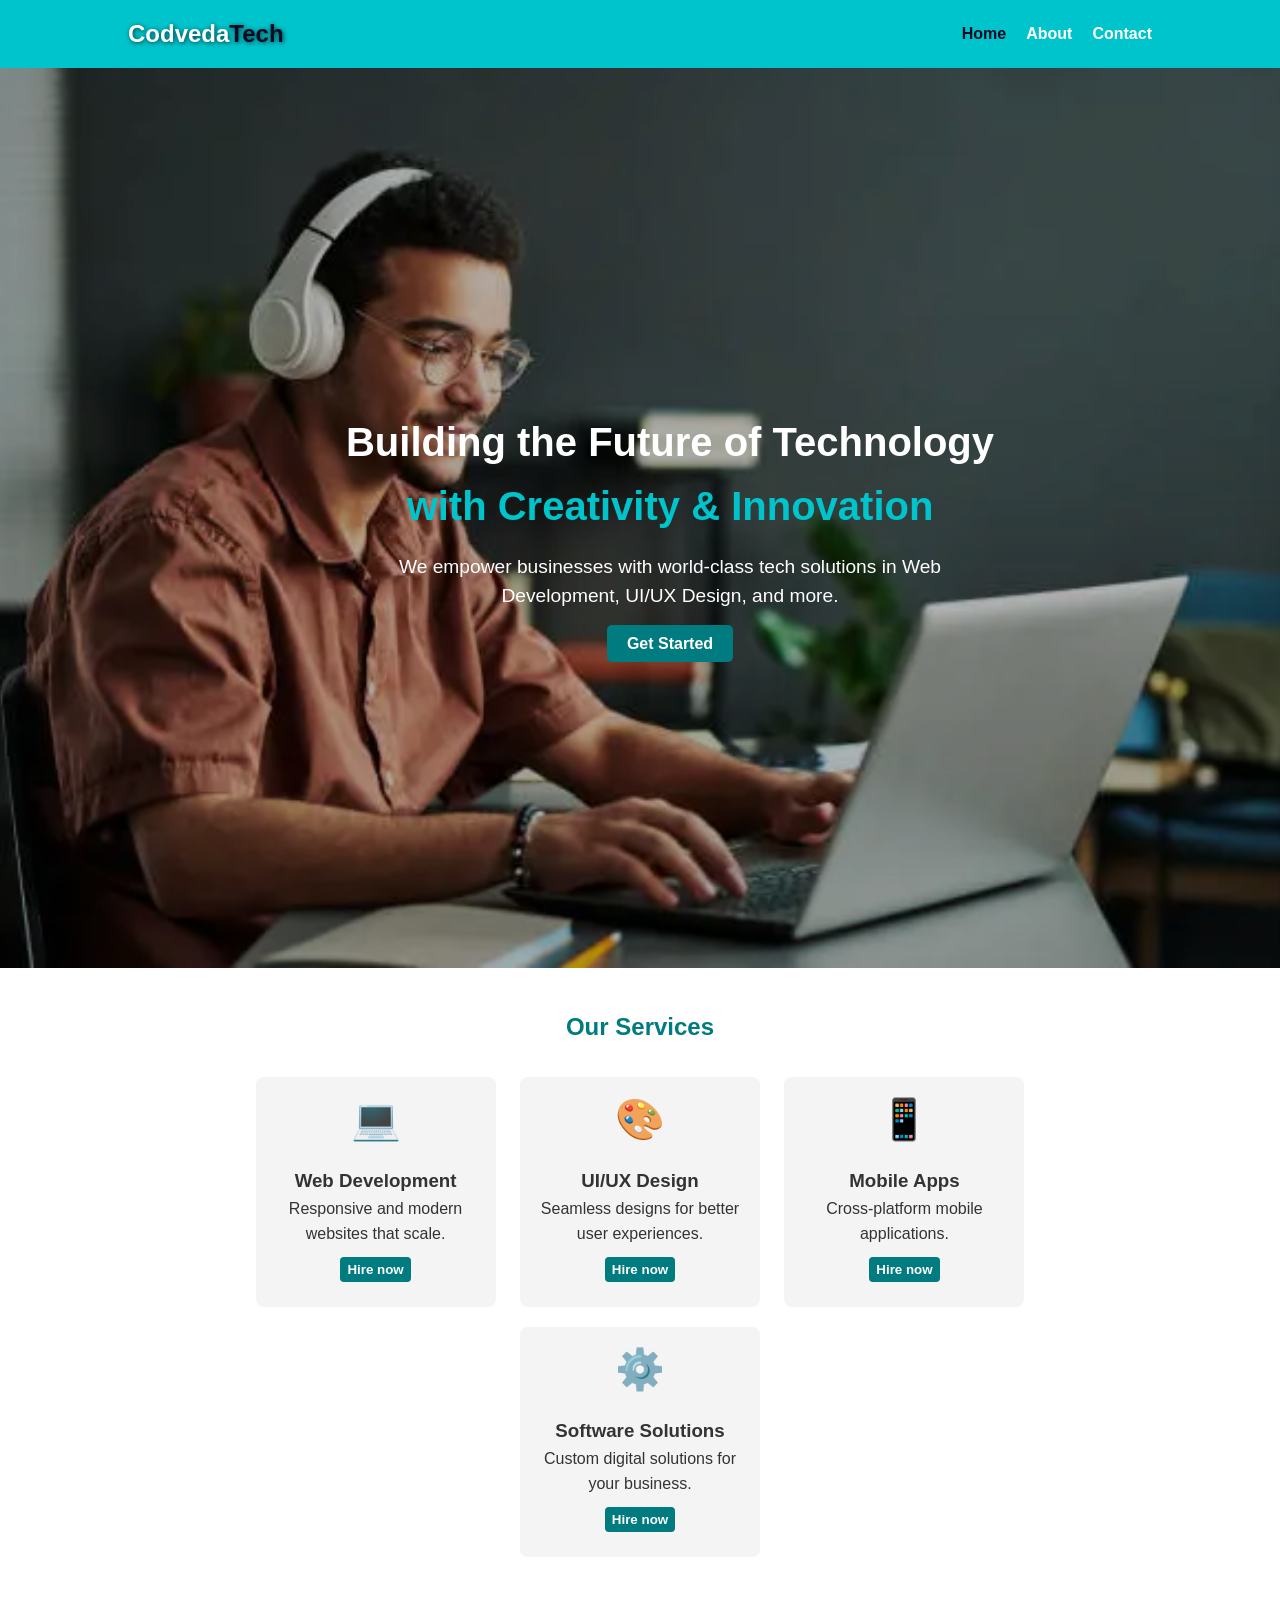
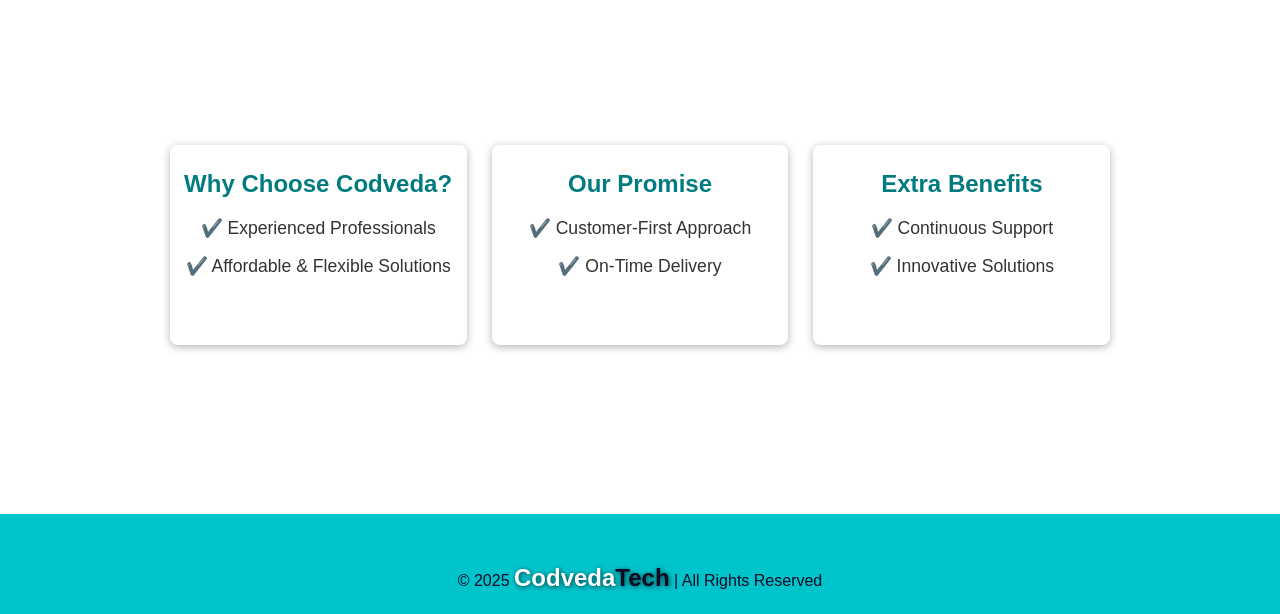
<file: codveda-static-website-Version1/codveda-static-website-master/index.html>
<!DOCTYPE html>
<html lang="en">
  <head>
    <meta charset="UTF-8" />
    <meta name="viewport" content="width=device-width, initial-scale=1.0" />
    <title>Codveda Technology - Home</title>
    <link rel="stylesheet" href="style.css" />
  </head>
  <body>
    <!-- Navbar -->
    <header>
      <nav class="navbar">
        <div class="logo">Codveda<span>Tech</span></div>
        <ul class="nav-links">
          <li><a href="index.html" class="active">Home</a></li>
          <li><a href="about.html">About</a></li>
          <li><a href="contact.html">Contact</a></li>
        </ul>
      </nav>
    </header>

    <!-- Hero Section -->
    <section class="hero">
      <div class="hero-text">
        <h1>
          Building the Future of Technology <br />
          <span>with Creativity & Innovation</span>
        </h1>
        <p>
          We empower businesses with world-class tech solutions in Web
          Development, UI/UX Design, and more.
        </p>
        <a href="contact.html" class="btn">Get Started</a>
      </div>
    </section>

    <!-- Services Section -->
    <section class="services">
      <h2>Our Services</h2>
      <div class="service-row">
        <div class="card">
          <figure>💻</figure>
          <h3>Web Development</h3>
          <p>Responsive and modern websites that scale.</p>
          <button>Hire now</button>
        </div>
        <div class="card">
          <figure>🎨</figure>
          <h3>UI/UX Design</h3>
          <p>Seamless designs for better user experiences.</p>
          <button>Hire now</button>
        </div>
        <div class="card">
          <figure>📱</figure>
          <h3>Mobile Apps</h3>
          <p>Cross-platform mobile applications.</p>
          <button>Hire now</button>
        </div>
        <div class="card">
          <figure>⚙️</figure>
          <h3>Software Solutions</h3>
          <p>Custom digital solutions for your business.</p>
          <button>Hire now</button>
        </div>
      </div>
    </section>

    <!-- Why Choose Us -->
    <!-- Why Choose Us -->
    <section class="why">
      <div class="why-col">
        <h2>Why Choose Codveda?</h2>
        <ul>
          <li>✔️ Experienced Professionals</li>
          <li>✔️ Affordable & Flexible Solutions</li>
        </ul>
      </div>
      <div class="why-col">
        <h2>Our Promise</h2>
        <ul>
          <li>✔️ Customer-First Approach</li>
          <li>✔️ On-Time Delivery</li>
        </ul>
      </div>
      <div class="why-col">
        <h2>Extra Benefits</h2>
        <ul>
          <li>✔️ Continuous Support</li>
          <li>✔️ Innovative Solutions</li>
        </ul>
      </div>
    </section>

    <!-- Footer -->
    <footer>
      <p>
        &copy; 2025 <span class="logo">Codveda<span>Tech</span></span> | All
        Rights Reserved
      </p>
    </footer>
  </body>
</html>
</file>
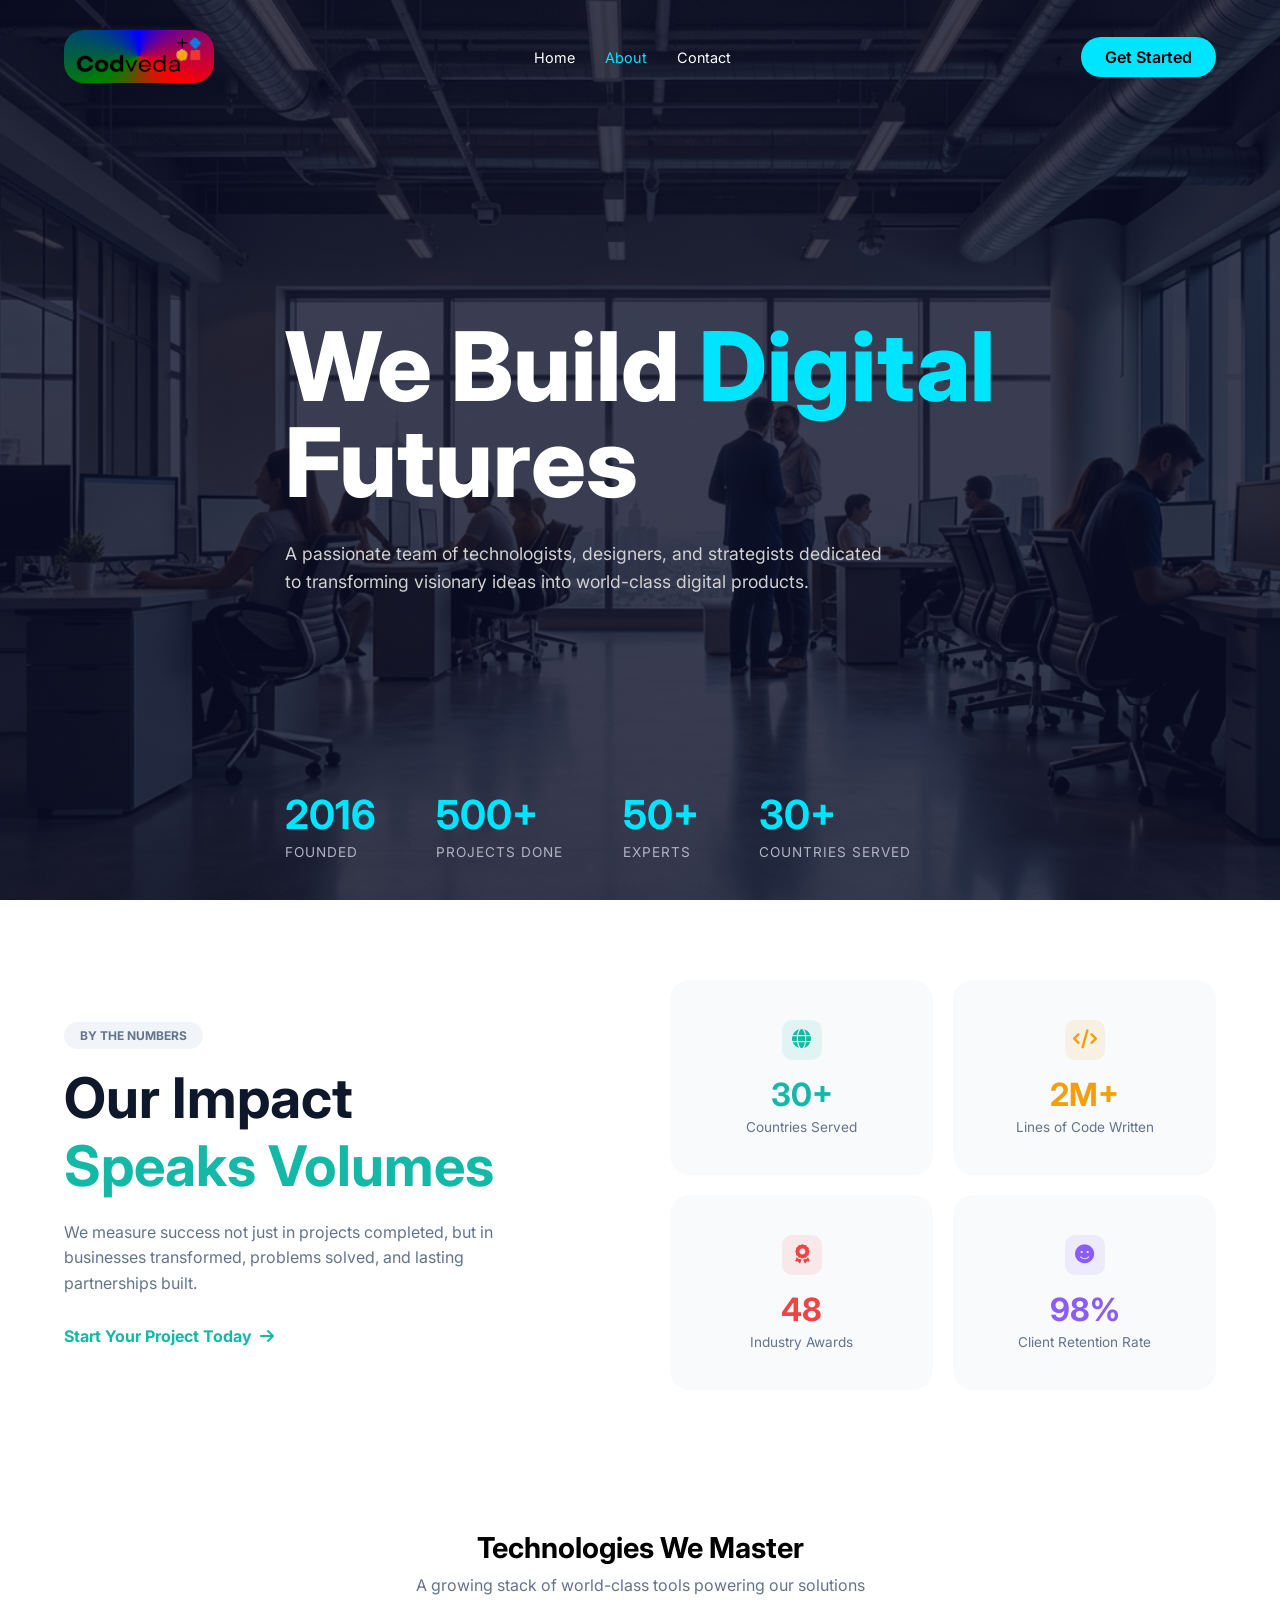
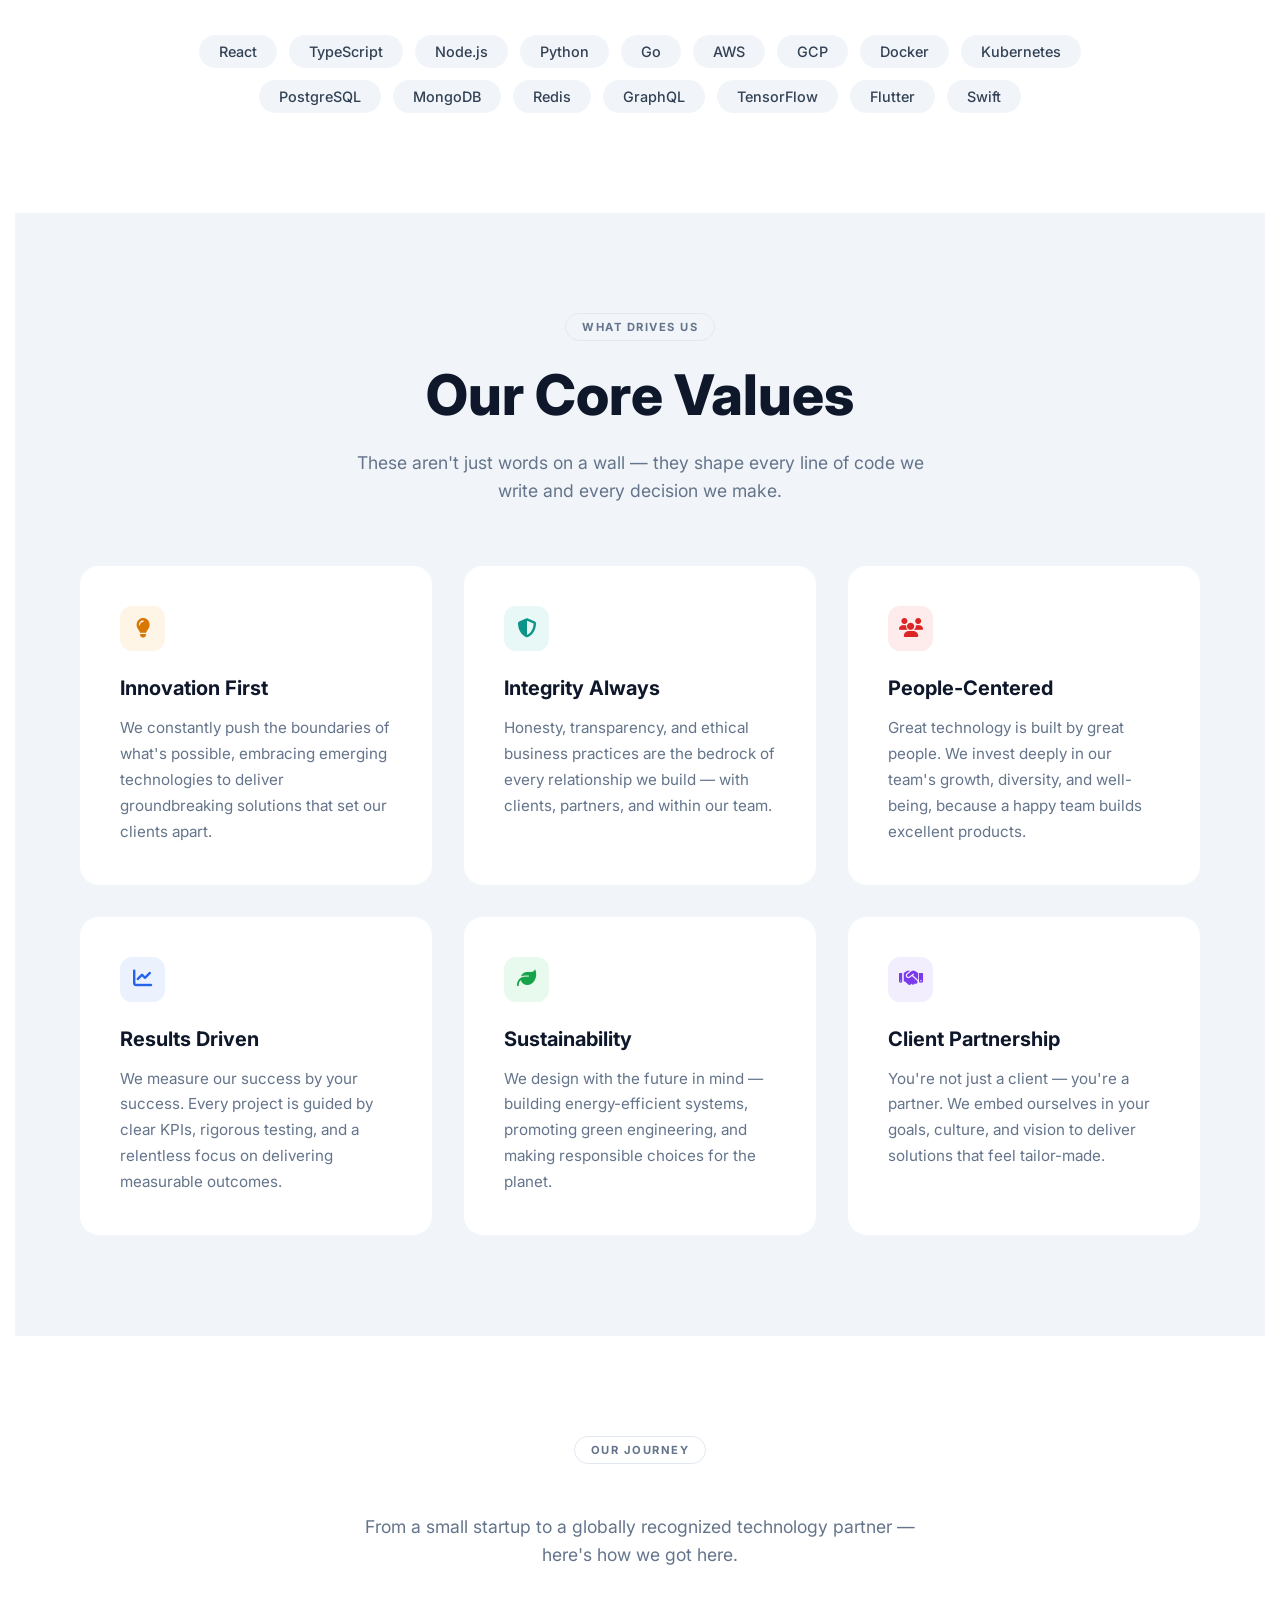
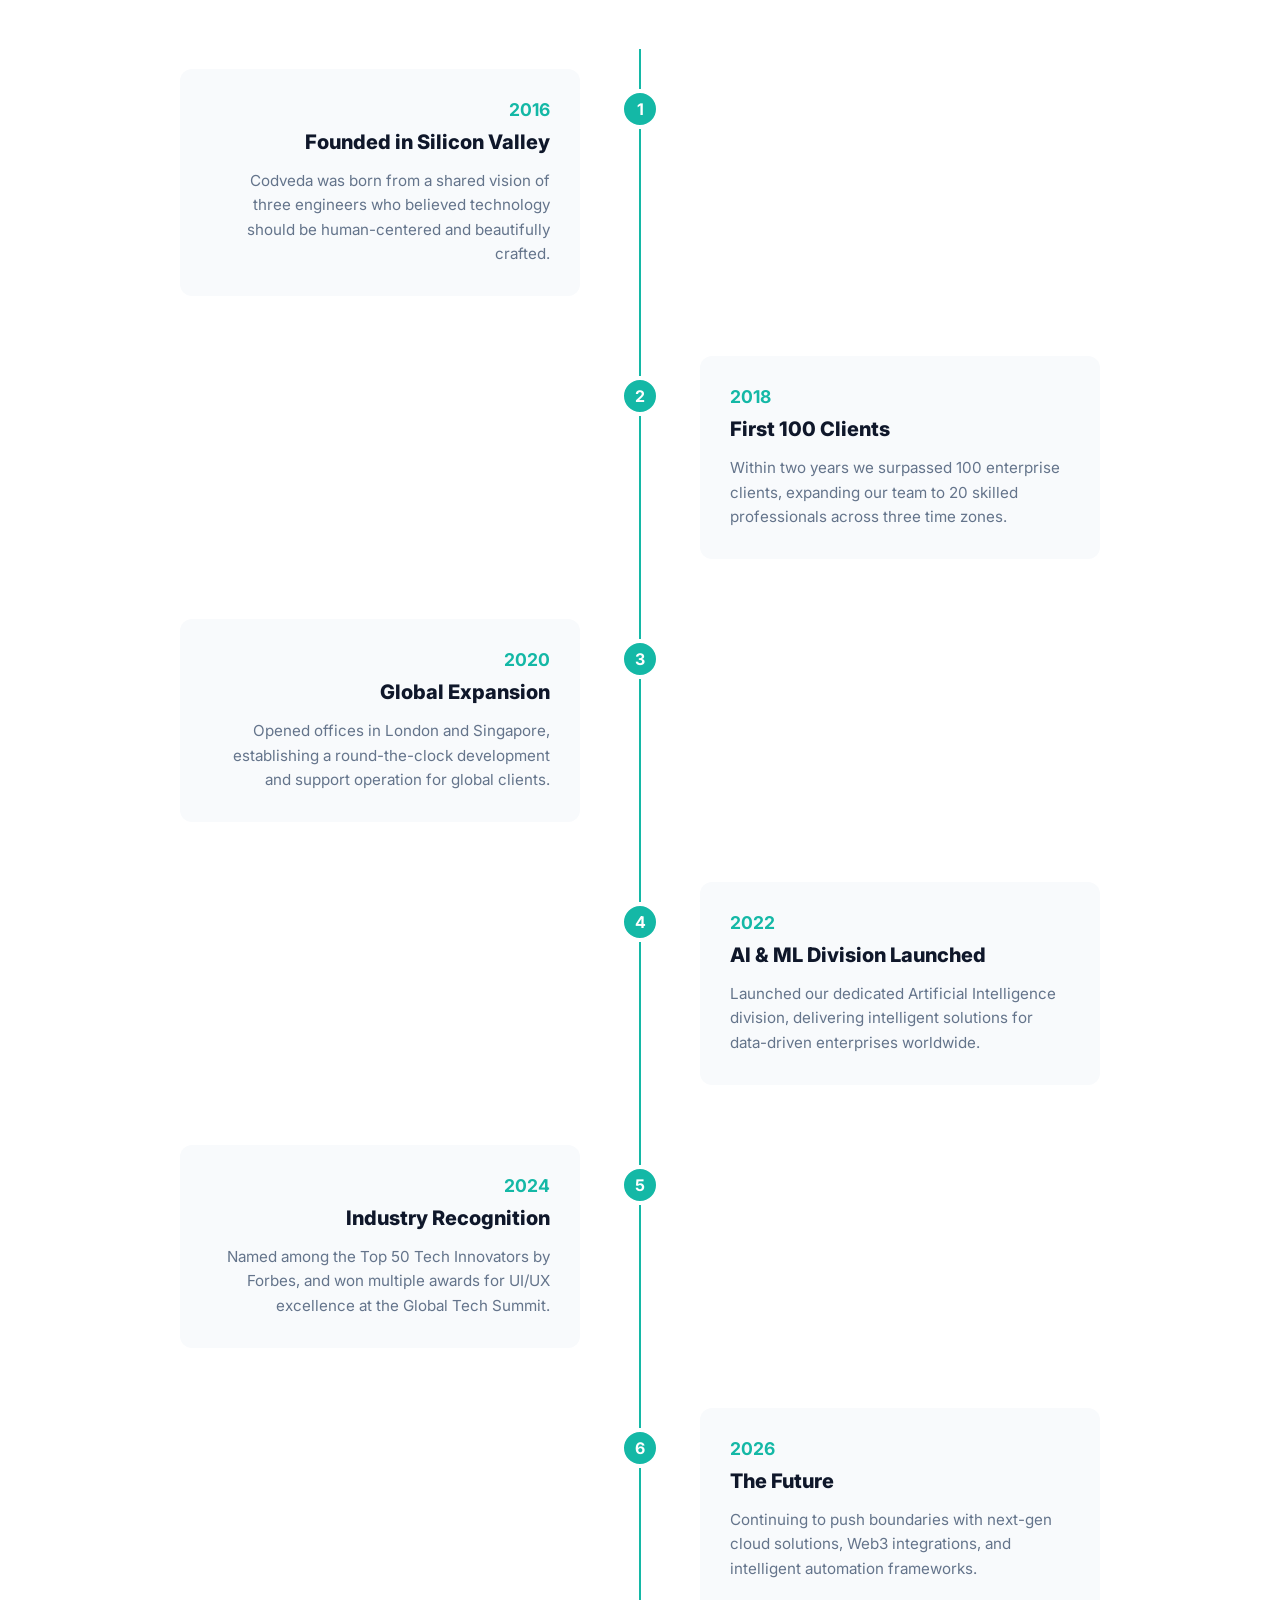
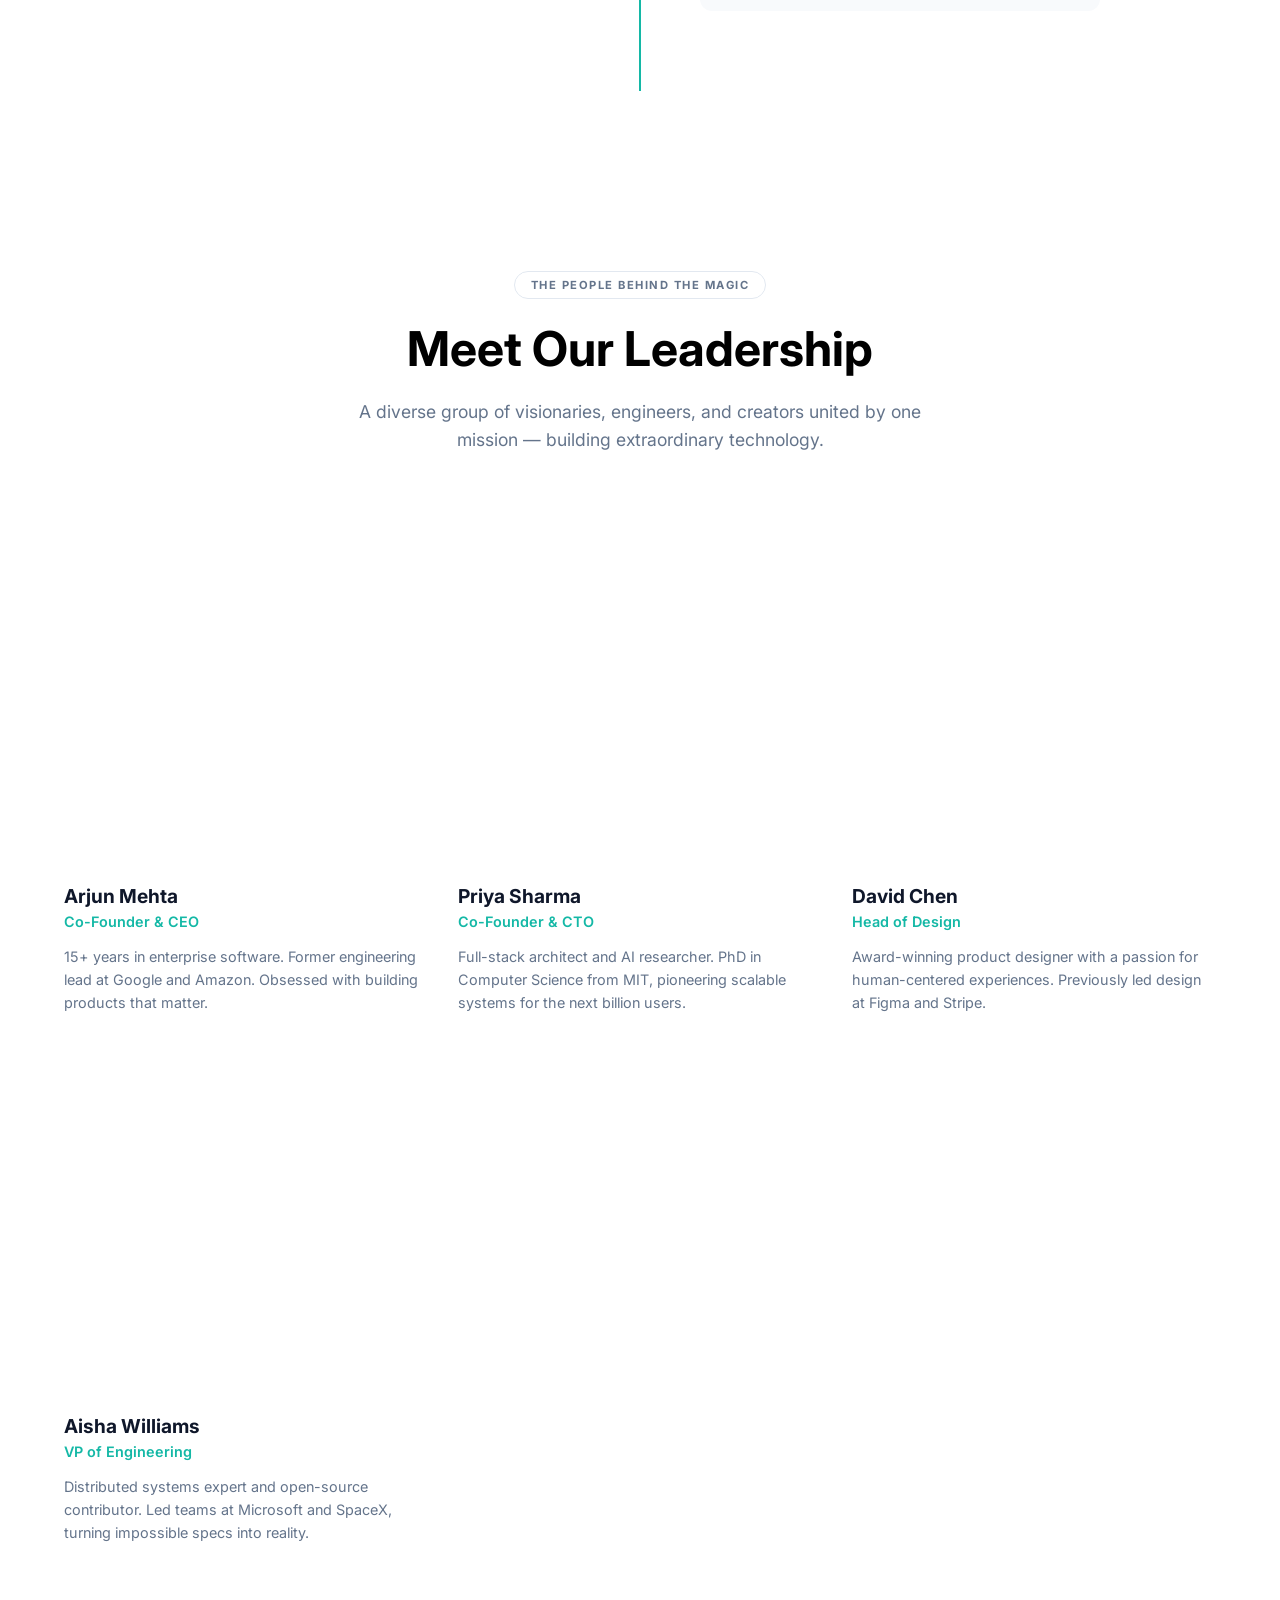
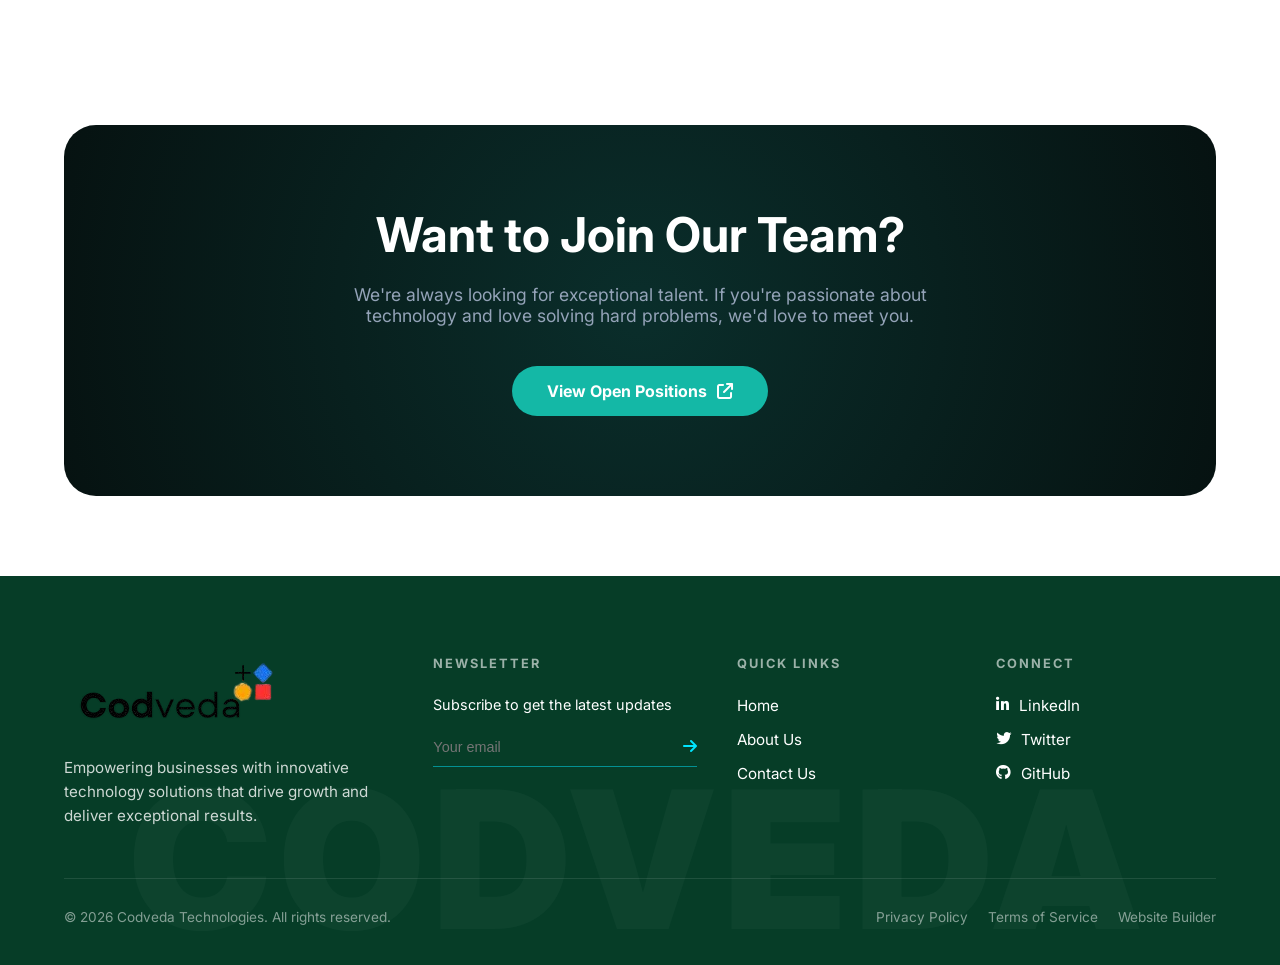
<file: public/about.html>
<!doctype html>
<html lang="en">
  <head>
    <meta charset="UTF-8" />
    <meta name="viewport" content="width=device-width, initial-scale=1.0" />
    <title>About Us | Codveda</title>

    <!-- Google Fonts: Inter & Playfair Display for Serifs -->
    <link
      href="https://fonts.googleapis.com/css2?family=Inter:wght@300;400;700;800&display=swap"
      rel="stylesheet"
    />

    <!-- Font Awesome -->
    <link
      rel="stylesheet"
      href="https://cdnjs.cloudflare.com/ajax/libs/font-awesome/6.4.0/css/all.min.css"
    />

    <!-- AOS Animation CSS Link -->
    <link rel="stylesheet" href="../assets/aos/dist/aos.css" />

    <!-- Favicon Link -->
    <link
      rel="shortcut icon"
      href="../assets/images/favicon.png"
      type="image/x-icon"
    />

    <!-- CSS Link -->
    <link rel="stylesheet" href="../assets/css/style.css" />
    <link rel="stylesheet" href="../assets/css/about.css" />
  </head>
  <body>
    <!-- About Hero Section -->

    <section class="about-hero">
      <nav class="navbar">
        <div data-aos="flip-left" class="logo-container">
          <img src="../assets/images/logo.png" alt="Logo" />
        </div>

        <ul data-aos="fade-down" class="nav-links" id="navLinks">
          <li><a href="../index.html">Home</a></li>
          <li><a href="about.html" class="active">About</a></li>
          <li><a href="contact.html">Contact</a></li>
          <li>
            <a href="contact.html" class="btn-primary mobile-only"
              >Get Started</a
            >
          </li>
        </ul>

        <div data-aos="flip-right" class="nav-actions">
          <a href="contact.html" class="btn-primary desktop-only"
            >Get Started</a
          >
          <div class="menu-toggle" id="mobile-menu">
            <i class="fa fa-bars"></i>
          </div>
        </div>
      </nav>

      <div data-aos="fade-up" class="container about-container">
        <div class="about-content">
          <!-- <div class="story-badge"><span class="dot"></span> OUR STORY</div> -->

          <h1>We Build <span class="highlight">Digital</span> <br />Futures</h1>

          <p class="about-description">
            A passionate team of technologists, designers, and strategists
            dedicated to transforming visionary ideas into world-class digital
            products.
          </p>
        </div>

        <!-- Stats Row -->
        <div class="stats-grid">
          <div class="stat-item">
            <h3>2016</h3>
            <p>Founded</p>
          </div>
          <div class="stat-item">
            <h3>500+</h3>
            <p>Projects Done</p>
          </div>
          <div class="stat-item">
            <h3>50+</h3>
            <p>Experts</p>
          </div>
          <div class="stat-item">
            <h3>30+</h3>
            <p>Countries Served</p>
          </div>
        </div>
      </div>

      <!-- Arrow Top Button Logic -->
      <button id="backToTop" class="back-to-top" aria-label="Back to top">
        <i class="fa fa-arrow-up"></i>
      </button>
    </section>

    <!-- Impact Section -->

    <section class="impact-section">
      <div class="impact-container">
        <!-- Left Content -->
        <div data-aos="fade-right" class="impact-text">
          <span class="badge-light">BY THE NUMBERS</span>
          <h1>
            Our Impact <br /><span class="teal-text">Speaks Volumes</span>
          </h1>
          <p>
            We measure success not just in projects completed, but in businesses
            transformed, problems solved, and lasting partnerships built.
          </p>
          <a href="#" class="cta-link"
            >Start Your Project Today <i class="fa fa-arrow-right"></i
          ></a>
        </div>

        <!-- Right Stats Grid -->
        <div class="stats-cards">
          <div data-aos="fade-left" class="s-card">
            <div class="s-icon teal"><i class="fa fa-globe"></i></div>
            <h3 class="color1">30+</h3>
            <p>Countries Served</p>
          </div>
          <div data-aos="fade-up" class="s-card">
            <div class="s-icon orange"><i class="fa fa-code"></i></div>
            <h3 class="color2">2M+</h3>
            <p>Lines of Code Written</p>
          </div>
          <div data-aos="fade-down" class="s-card">
            <div class="s-icon red"><i class="fa fa-award"></i></div>
            <h3 class="color3">48</h3>
            <p>Industry Awards</p>
          </div>
          <div data-aos="fade-right" class="s-card">
            <div class="s-icon purple"><i class="fa fa-smile"></i></div>
            <h3 class="color4">98%</h3>
            <p>Client Retention Rate</p>
          </div>
        </div>
      </div>
    </section>

    <!-- Technologies Section -->

    <section class="tech-stack">
      <h2 data-aos="fade-down">Technologies We Master</h2>
      <p data-aos="fade-down" class="sub-text">
        A growing stack of world-class tools powering our solutions
      </p>

      <div data-aos="fade-up" class="tag-cloud">
        <span>React</span>
        <span>TypeScript</span>
        <span>Node.js</span>
        <span>Python</span>
        <span>Go</span>
        <span>AWS</span>
        <span>GCP</span>
        <span>Docker</span>
        <span>Kubernetes</span>
        <span>PostgreSQL</span>
        <span>MongoDB</span>
        <span>Redis</span>
        <span>GraphQL</span>
        <span>TensorFlow</span>
        <span>Flutter</span>
        <span>Swift</span>
      </div>
    </section>

    <!-- What Drives Us Section -->

    <section class="values-section">
      <div data-aos="fade-down" class="values-header">
        <span class="badge-pill">WHAT DRIVES US</span>
        <h2>Our Core Values</h2>
        <p class="subtitle">
          These aren't just words on a wall — they shape every line of code we
          write and every decision we make.
        </p>
      </div>

      <div class="values-grid">
        <!-- Innovation First -->
        <div data-aos="fade-up" class="value-card">
          <div class="icon-wrap yellow"><i class="fa fa-lightbulb"></i></div>
          <h4>Innovation First</h4>
          <p>
            We constantly push the boundaries of what's possible, embracing
            emerging technologies to deliver groundbreaking solutions that set
            our clients apart.
          </p>
        </div>

        <!-- Integrity Always -->
        <div data-aos="fade-up" class="value-card">
          <div class="icon-wrap teal"><i class="fa fa-shield-halved"></i></div>
          <h4>Integrity Always</h4>
          <p>
            Honesty, transparency, and ethical business practices are the
            bedrock of every relationship we build — with clients, partners, and
            within our team.
          </p>
        </div>

        <!-- People-Centered -->
        <div data-aos="fade-up" class="value-card">
          <div class="icon-wrap red"><i class="fa fa-users"></i></div>
          <h4>People-Centered</h4>
          <p>
            Great technology is built by great people. We invest deeply in our
            team's growth, diversity, and well-being, because a happy team
            builds excellent products.
          </p>
        </div>

        <!-- Results Driven -->
        <div data-aos="fade-up" class="value-card">
          <div class="icon-wrap blue"><i class="fa fa-chart-line"></i></div>
          <h4>Results Driven</h4>
          <p>
            We measure our success by your success. Every project is guided by
            clear KPIs, rigorous testing, and a relentless focus on delivering
            measurable outcomes.
          </p>
        </div>

        <!-- Sustainability -->
        <div data-aos="fade-up" class="value-card">
          <div class="icon-wrap green"><i class="fa fa-leaf"></i></div>
          <h4>Sustainability</h4>
          <p>
            We design with the future in mind — building energy-efficient
            systems, promoting green engineering, and making responsible choices
            for the planet.
          </p>
        </div>

        <!-- Client Partnership -->
        <div data-aos="fade-up" class="value-card">
          <div class="icon-wrap purple"><i class="fa fa-handshake"></i></div>
          <h4>Client Partnership</h4>
          <p>
            You're not just a client — you're a partner. We embed ourselves in
            your goals, culture, and vision to deliver solutions that feel
            tailor-made.
          </p>
        </div>
      </div>
    </section>

    <!-- Our Journey Section -->

    <section class="timeline-section">
      <div data-aos="fade-down" class="timeline-header">
        <span class="badge-pill">OUR JOURNEY</span>
        <h2>A Decade of Innovation</h2>
        <p class="subtitle">
          From a small startup to a globally recognized technology partner —
          here's how we got here.
        </p>
      </div>

      <div class="timeline-container">
        <div class="timeline-line"></div>

        <!-- 2016 -->
        <div data-aos="fade-right" class="timeline-item left">
          <div class="timeline-content">
            <span class="year">2016</span>
            <h4>Founded in Silicon Valley</h4>
            <p>
              Codveda was born from a shared vision of three engineers who
              believed technology should be human-centered and beautifully
              crafted.
            </p>
          </div>
          <div class="timeline-number">1</div>
        </div>

        <!-- 2018 -->
        <div data-aos="fade-left" class="timeline-item right">
          <div class="timeline-content">
            <span class="year">2018</span>
            <h4>First 100 Clients</h4>
            <p>
              Within two years we surpassed 100 enterprise clients, expanding
              our team to 20 skilled professionals across three time zones.
            </p>
          </div>
          <div class="timeline-number">2</div>
        </div>

        <!-- 2020 -->
        <div data-aos="fade-right" class="timeline-item left">
          <div class="timeline-content">
            <span class="year">2020</span>
            <h4>Global Expansion</h4>
            <p>
              Opened offices in London and Singapore, establishing a
              round-the-clock development and support operation for global
              clients.
            </p>
          </div>
          <div class="timeline-number">3</div>
        </div>

        <!-- 2022 -->
        <div data-aos="fade-left" class="timeline-item right">
          <div class="timeline-content">
            <span class="year">2022</span>
            <h4>AI & ML Division Launched</h4>
            <p>
              Launched our dedicated Artificial Intelligence division,
              delivering intelligent solutions for data-driven enterprises
              worldwide.
            </p>
          </div>
          <div class="timeline-number">4</div>
        </div>

        <!-- 2024 -->
        <div data-aos="fade-right" class="timeline-item left">
          <div class="timeline-content">
            <span class="year">2024</span>
            <h4>Industry Recognition</h4>
            <p>
              Named among the Top 50 Tech Innovators by Forbes, and won multiple
              awards for UI/UX excellence at the Global Tech Summit.
            </p>
          </div>
          <div class="timeline-number">5</div>
        </div>

        <!-- 2026 -->
        <div data-aos="fade-left" class="timeline-item right">
          <div class="timeline-content">
            <span class="year">2026</span>
            <h4>The Future</h4>
            <p>
              Continuing to push boundaries with next-gen cloud solutions, Web3
              integrations, and intelligent automation frameworks.
            </p>
          </div>
          <div class="timeline-number">6</div>
        </div>
      </div>
    </section>

    <!-- Leadership Section -->

    <section class="leadership-section">
      <div data-aos="fade-down" class="leadership-header">
        <span class="badge-pill">THE PEOPLE BEHIND THE MAGIC</span>
        <h2>Meet Our Leadership</h2>
        <p class="subtitle">
          A diverse group of visionaries, engineers, and creators united by one
          mission — building extraordinary technology.
        </p>
      </div>

      <div class="leadership-grid">
        <!-- Arjun Mehta -->
        <div data-aos="fade-up" class="leader-card">
          <div
            class="leader-img"
            style="
              background-image: url(&quot;https://i.pravatar.cc/400?u=arjun&quot;);
            "
          ></div>
          <div class="leader-info">
            <h4>Arjun Mehta</h4>
            <span class="role">Co-Founder & CEO</span>
            <p>
              15+ years in enterprise software. Former engineering lead at
              Google and Amazon. Obsessed with building products that matter.
            </p>
          </div>
        </div>

        <!-- Priya Sharma -->
        <div data-aos="fade-up" class="leader-card">
          <div
            class="leader-img"
            style="
              background-image: url(&quot;https://i.pravatar.cc/400?u=priya&quot;);
            "
          ></div>
          <div class="leader-info">
            <h4>Priya Sharma</h4>
            <span class="role">Co-Founder & CTO</span>
            <p>
              Full-stack architect and AI researcher. PhD in Computer Science
              from MIT, pioneering scalable systems for the next billion users.
            </p>
          </div>
        </div>

        <!-- David Chen -->
        <div data-aos="fade-up" class="leader-card">
          <div
            class="leader-img"
            style="
              background-image: url(&quot;https://i.pravatar.cc/400?u=david&quot;);
            "
          ></div>
          <div class="leader-info">
            <h4>David Chen</h4>
            <span class="role">Head of Design</span>
            <p>
              Award-winning product designer with a passion for human-centered
              experiences. Previously led design at Figma and Stripe.
            </p>
          </div>
        </div>

        <!-- Aisha Williams -->
        <div data-aos="fade-up" class="leader-card">
          <div
            class="leader-img"
            style="
              background-image: url(&quot;https://i.pravatar.cc/400?u=aisha&quot;);
            "
          ></div>
          <div class="leader-info">
            <h4>Aisha Williams</h4>
            <span class="role">VP of Engineering</span>
            <p>
              Distributed systems expert and open-source contributor. Led teams
              at Microsoft and SpaceX, turning impossible specs into reality.
            </p>
          </div>
        </div>
      </div>
    </section>

    <!-- Careers CTA Section -->

    <section data-aos="zoom-in" class="careers-cta">
      <div class="cta-banner">
        <h2>Want to Join Our Team?</h2>
        <p>
          We're always looking for exceptional talent. If you're passionate
          about technology and love solving hard problems, we'd love to meet
          you.
        </p>
        <a href="#" class="btn-teal"
          >View Open Positions <i class="fa fa-arrow-up-right-from-square"></i
        ></a>
      </div>
    </section>

    <!-- Footer Section -->

    <footer class="main-footer">
      <div class="footer-container">
        <!-- Top Section: Grid -->
        <div class="footer-grid">
          <!-- Brand Column -->
          <div data-aos="fade-right" class="footer-col brand-col">
            <img
              src="../assets/images/logo.png"
              alt="Logo"
              class="footer-logo"
            />
            <p>
              Empowering businesses with innovative technology solutions that
              drive growth and deliver exceptional results.
            </p>
          </div>

          <!-- Newsletter Column -->
          <div data-aos="fade-down" class="footer-col">
            <h4>NEWSLETTER</h4>
            <p id="newsletter-status">Subscribe to get the latest updates</p>
            <form id="newsletter-form" class="newsletter-form">
              <input
                type="email"
                id="newsletter-input"
                placeholder="Your email"
                required
              />
              <button type="submit" id="newsletter-btn">
                <i class="fa fa-arrow-right"></i>
              </button>
            </form>
          </div>

          <!-- Quick Links Column -->
          <div data-aos="fade-up" class="footer-col">
            <h4>QUICK LINKS</h4>
            <ul class="footer-links">
              <li><a href="../index.html">Home</a></li>
              <li><a href="about.html">About Us</a></li>
              <li><a href="contact.html">Contact Us</a></li>
            </ul>
          </div>

          <!-- Connect Column -->
          <div data-aos="fade-left" class="footer-col">
            <h4>CONNECT</h4>
            <ul class="footer-socials">
              <li>
                <a href="#"><i class="fab fa-linkedin-in"></i> LinkedIn</a>
              </li>
              <li>
                <a href="#"><i class="fab fa-twitter"></i> Twitter</a>
              </li>
              <li>
                <a href="#"><i class="fab fa-github"></i> GitHub</a>
              </li>
            </ul>
          </div>
        </div>

        <hr class="footer-divider" />

        <!-- Bottom Section: Copyright & Legal -->
        <div class="footer-bottom">
          <p>&copy; 2026 Codveda Technologies. All rights reserved.</p>
          <div class="legal-links">
            <a href="#">Privacy Policy</a>
            <a href="#">Terms of Service</a>
            <a href="#">Website Builder</a>
          </div>
        </div>

        <!-- Big Background Text -->
        <div class="footer-watermark">CODVEDA</div>
      </div>
    </footer>

    <!-- JS Link -->
    <script src="../assets/js/main.js"></script>

    <!-- AOS Animation JS Link -->
    <script src="../assets/aos/dist/aos.js"></script>
    <script>
      AOS.init({
        duration: 3000,
        once: true,
      });
    </script>
  </body>
</html>
</file>
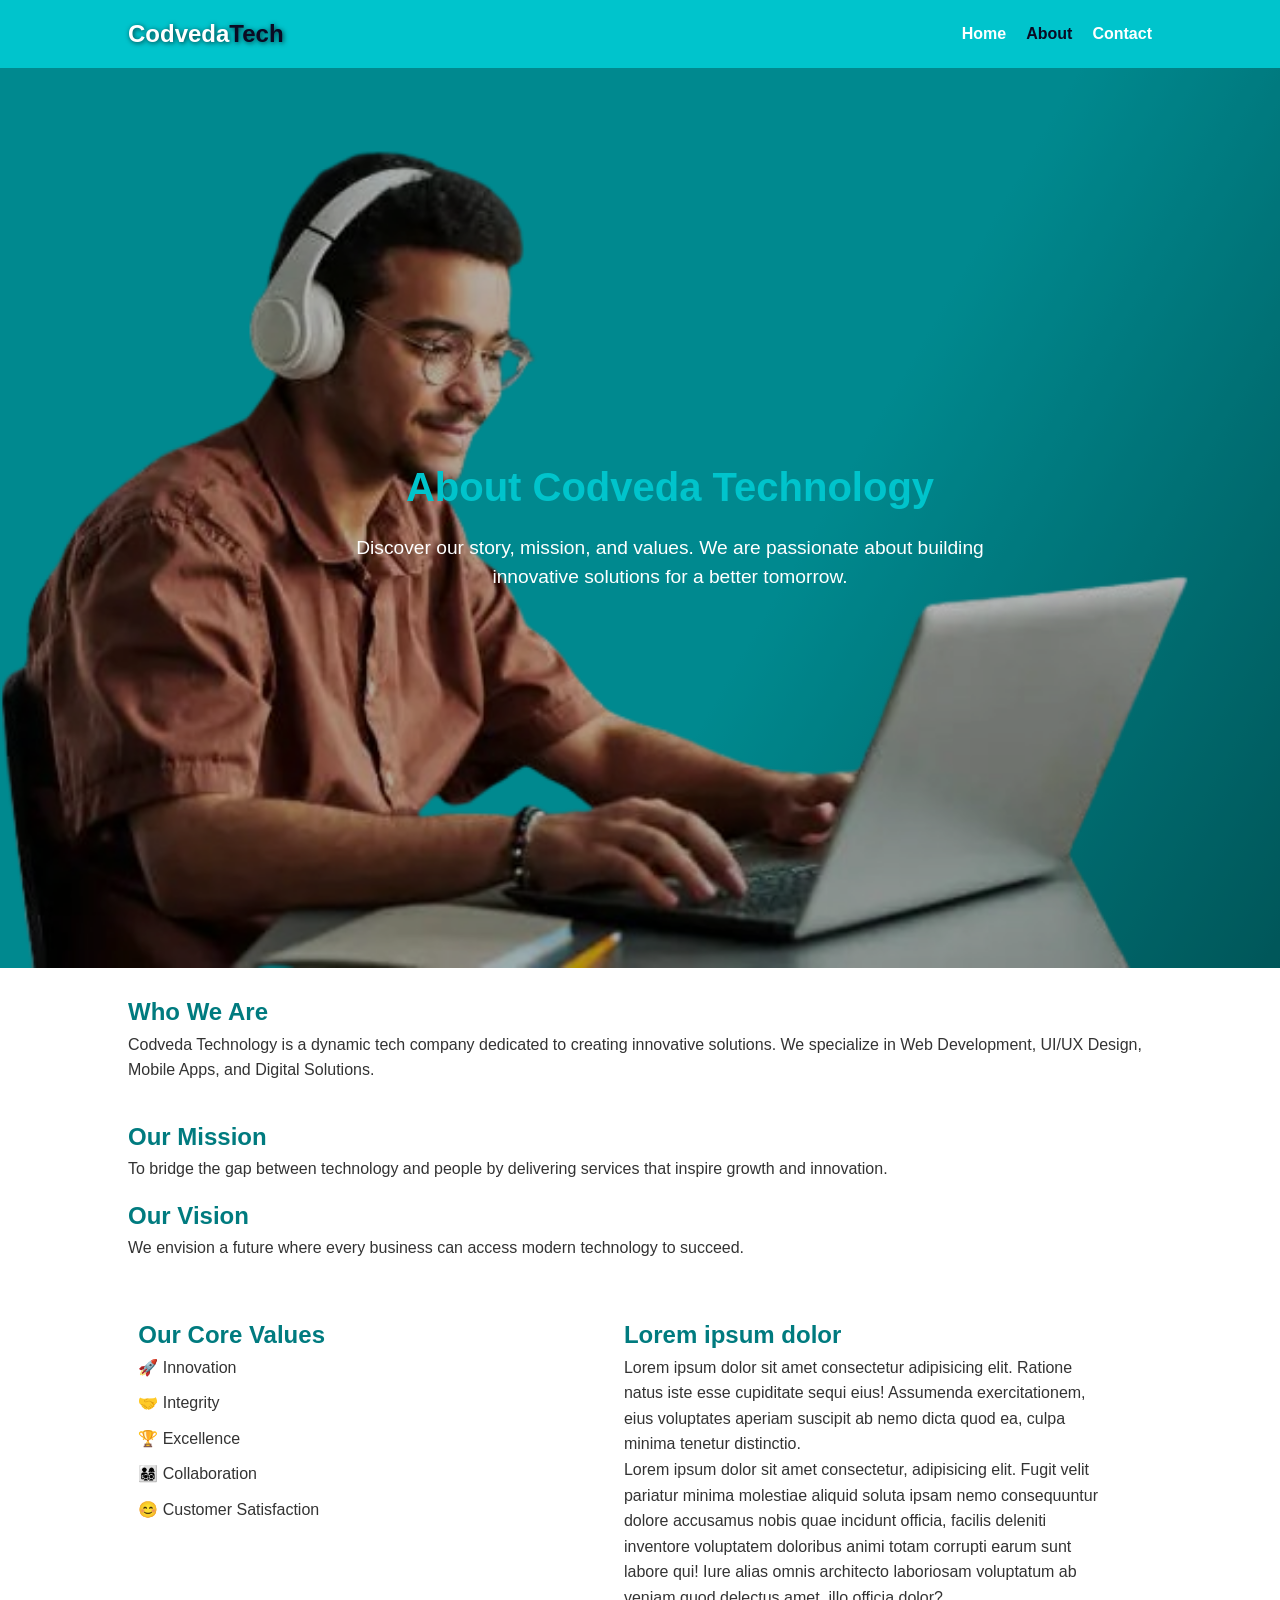
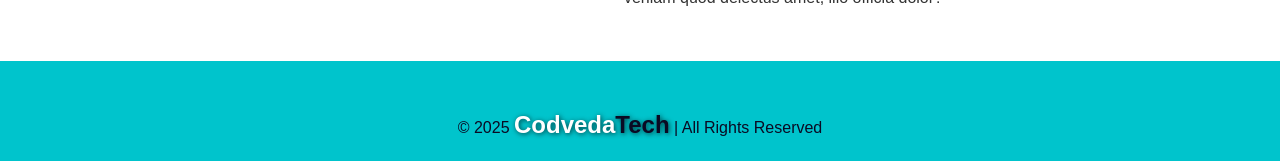
<file: codveda-static-website-Version1/codveda-static-website-master/about.html>
<!DOCTYPE html>
<html lang="en">
  <head>
    <meta charset="UTF-8" />
    <meta name="viewport" content="width=device-width, initial-scale=1.0" />
    <title>Codveda Technology - About</title>
    <link rel="stylesheet" href="style.css" />
  </head>
  <body>
    <!-- Navbar -->
    <header>
      <nav class="navbar">
        <div class="logo">Codveda<span>Tech</span></div>
        <ul class="nav-links">
          <li><a href="index.html">Home</a></li>
          <li><a href="about.html" class="active">About</a></li>
          <li><a href="contact.html">Contact</a></li>
        </ul>
      </nav>
    </header>

    <!-- Hero Section -->
    <section class="hero about-hero">
      <div class="hero-text">
        <h1>About Codveda Technology</h1>
        <p>
          Discover our story, mission, and values. We are passionate about
          building innovative solutions for a better tomorrow.
        </p>
      </div>
    </section>

    <!-- About Section -->
    <section class="about">
      <h1>Who We Are</h1>
      <p>
        Codveda Technology is a dynamic tech company dedicated to creating
        innovative solutions. We specialize in Web Development, UI/UX Design,
        Mobile Apps, and Digital Solutions.
      </p>
    </section>

    <section class="mission">
      <h2>Our Mission</h2>
      <p>
        To bridge the gap between technology and people by delivering services
        that inspire growth and innovation.
      </p>

      <h2>Our Vision</h2>
      <p>
        We envision a future where every business can access modern technology
        to succeed.
      </p>
    </section>

    <section class="values">
      <div>
        <h2>Our Core Values</h2>
        <ul>
          <li>🚀 Innovation</li>
          <li>🤝 Integrity</li>
          <li>🏆 Excellence</li>
          <li>👨‍👩‍👧‍👦 Collaboration</li>
          <li>😊 Customer Satisfaction</li>
        </ul>
      </div>
      <div>
        <h2>Lorem ipsum dolor</h2>
        <p>
          Lorem ipsum dolor sit amet consectetur adipisicing elit. Ratione natus
          iste esse cupiditate sequi eius! Assumenda exercitationem, eius
          voluptates aperiam suscipit ab nemo dicta quod ea, culpa minima
          tenetur distinctio.
        </p>
        <p>
          Lorem ipsum dolor sit amet consectetur, adipisicing elit. Fugit velit
          pariatur minima molestiae aliquid soluta ipsam nemo consequuntur
          dolore accusamus nobis quae incidunt officia, facilis deleniti
          inventore voluptatem doloribus animi totam corrupti earum sunt labore
          qui! Iure alias omnis architecto laboriosam voluptatum ab veniam quod
          delectus amet, illo officia dolor?
        </p>
      </div>
    </section>

    <!-- Footer -->
    <footer>
      <p>
        &copy; 2025 <span class="logo">Codveda<span>Tech</span></span> | All
        Rights Reserved
      </p>
    </footer>
  </body>
</html>
</file>
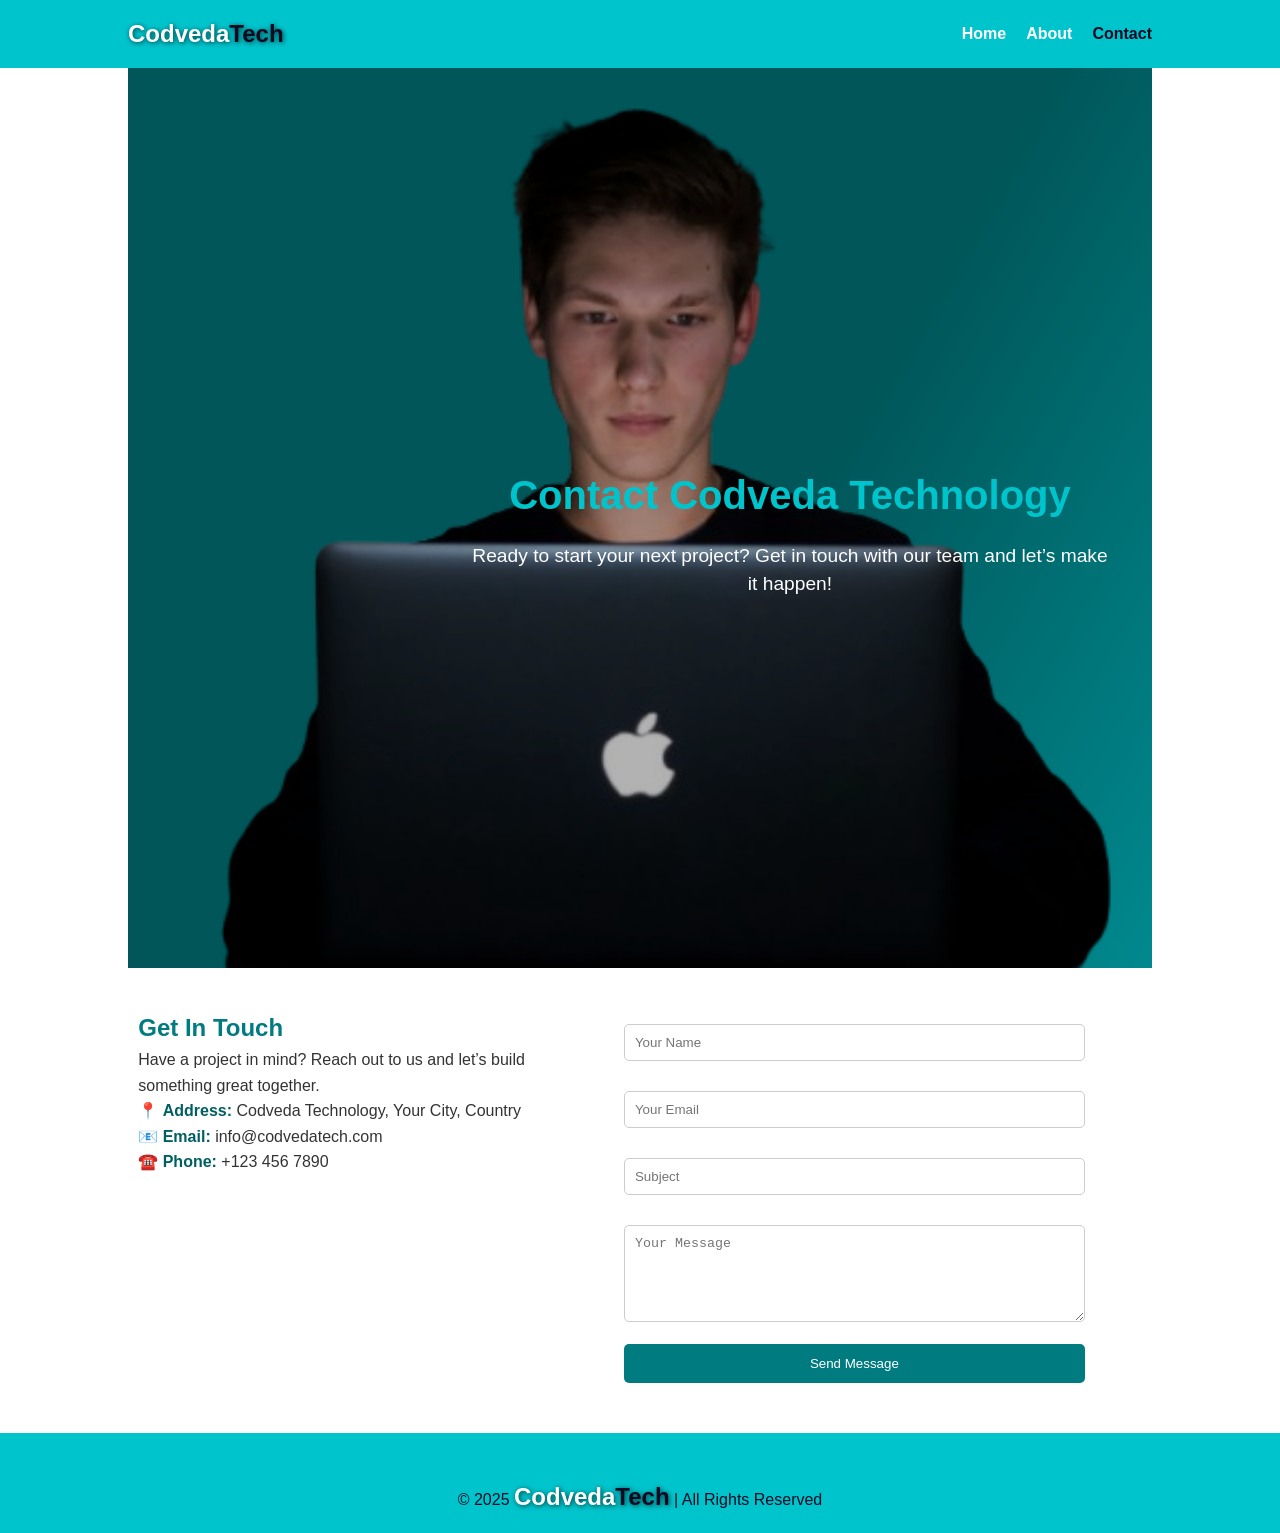
<file: codveda-static-website-Version1/codveda-static-website-master/contact.html>
<!DOCTYPE html>
<html lang="en">
  <head>
    <meta charset="UTF-8" />
    <meta name="viewport" content="width=device-width, initial-scale=1.0" />
    <title>Codveda Technology - Contact</title>
    <link rel="stylesheet" href="style.css" />
  </head>
  <body>
    <!-- Navbar -->
    <header>
      <nav class="navbar">
        <div class="logo">Codveda<span>Tech</span></div>
        <ul class="nav-links">
          <li><a href="index.html">Home</a></li>
          <li><a href="about.html">About</a></li>
          <li><a href="contact.html" class="active">Contact</a></li>
        </ul>
      </nav>
    </header>

    <!-- Contact Section -->
    <section class="contact">
      <!-- Hero Section -->
      <section class="hero contact-hero">
        <div class="hero-text">
          <h1>Contact Codveda Technology</h1>
          <p>
            Ready to start your next project? Get in touch with our team and
            let’s make it happen!
          </p>
        </div>
      </section>

      <section class="info">
        <div class="contact-inline">
          <div class="contact-info">
            <h2>Get In Touch</h2>
            <p>
              Have a project in mind? Reach out to us and let’s build something
              great together.
            </p>
            <p>📍 <b>Address:</b> Codveda Technology, Your City, Country</p>
            <p>📧 <b>Email:</b> info@codvedatech.com</p>
            <p>☎️ <b>Phone:</b> +123 456 7890</p>
          </div>
        </div>

        <div class="contact-inline">
          <form class="contact-form">
            <input type="text" placeholder="Your Name" required />
            <input type="email" placeholder="Your Email" required />
            <input type="text" placeholder="Subject" required />
            <textarea placeholder="Your Message" rows="5" required></textarea>
            <button type="submit" class="btn">Send Message</button>
          </form>
        </div>
      </section>
    </section>

    <!-- Footer -->
    <footer>
      <p>
        &copy; 2025 <span class="logo">Codveda<span>Tech</span></span> | All
        Rights Reserved
      </p>
    </footer>
  </body>
</html>
</file>
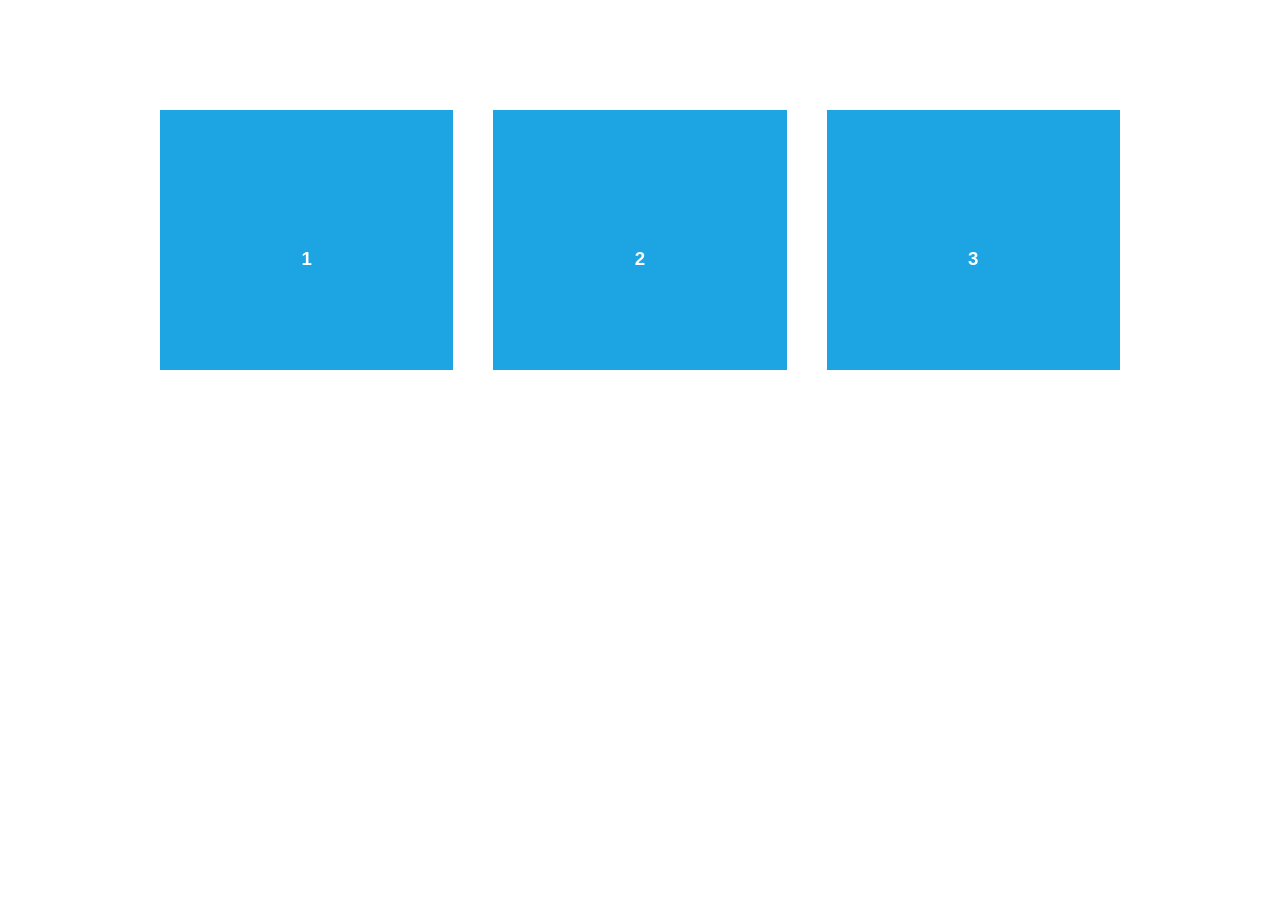
<file: assets/aos/demo/async.html>
<!DOCTYPE html>
<html>
  <head>
    <meta charset="utf-8">
    <title>AOS - Animate on scroll library</title>
    <meta name="viewport" content="width=device-width">
    <link rel="stylesheet" href="css/styles.css" />
    <link rel="stylesheet" href="../dist/aos.css" />
  </head>
  <body>
    <div id="aos-demo" class="aos-all"></div>

    <script src="../dist/aos.js"></script>
    <script>
      AOS.init({
        easing: 'ease-in-out-sine'
      });

      setInterval(addItem, 300);

      var itemsCounter = 1;
      var container = document.getElementById('aos-demo');

      function addItem () {
        if (itemsCounter > 42) return;
        var item = document.createElement('div');
        item.classList.add('aos-item');
        item.setAttribute('data-aos', 'fade-up');
        item.innerHTML = '<div class="aos-item__inner"><h3>' + itemsCounter + '</h3></div>';
        container.appendChild(item);
        itemsCounter++;
      }
    </script>
  </body>
</html>
</file>
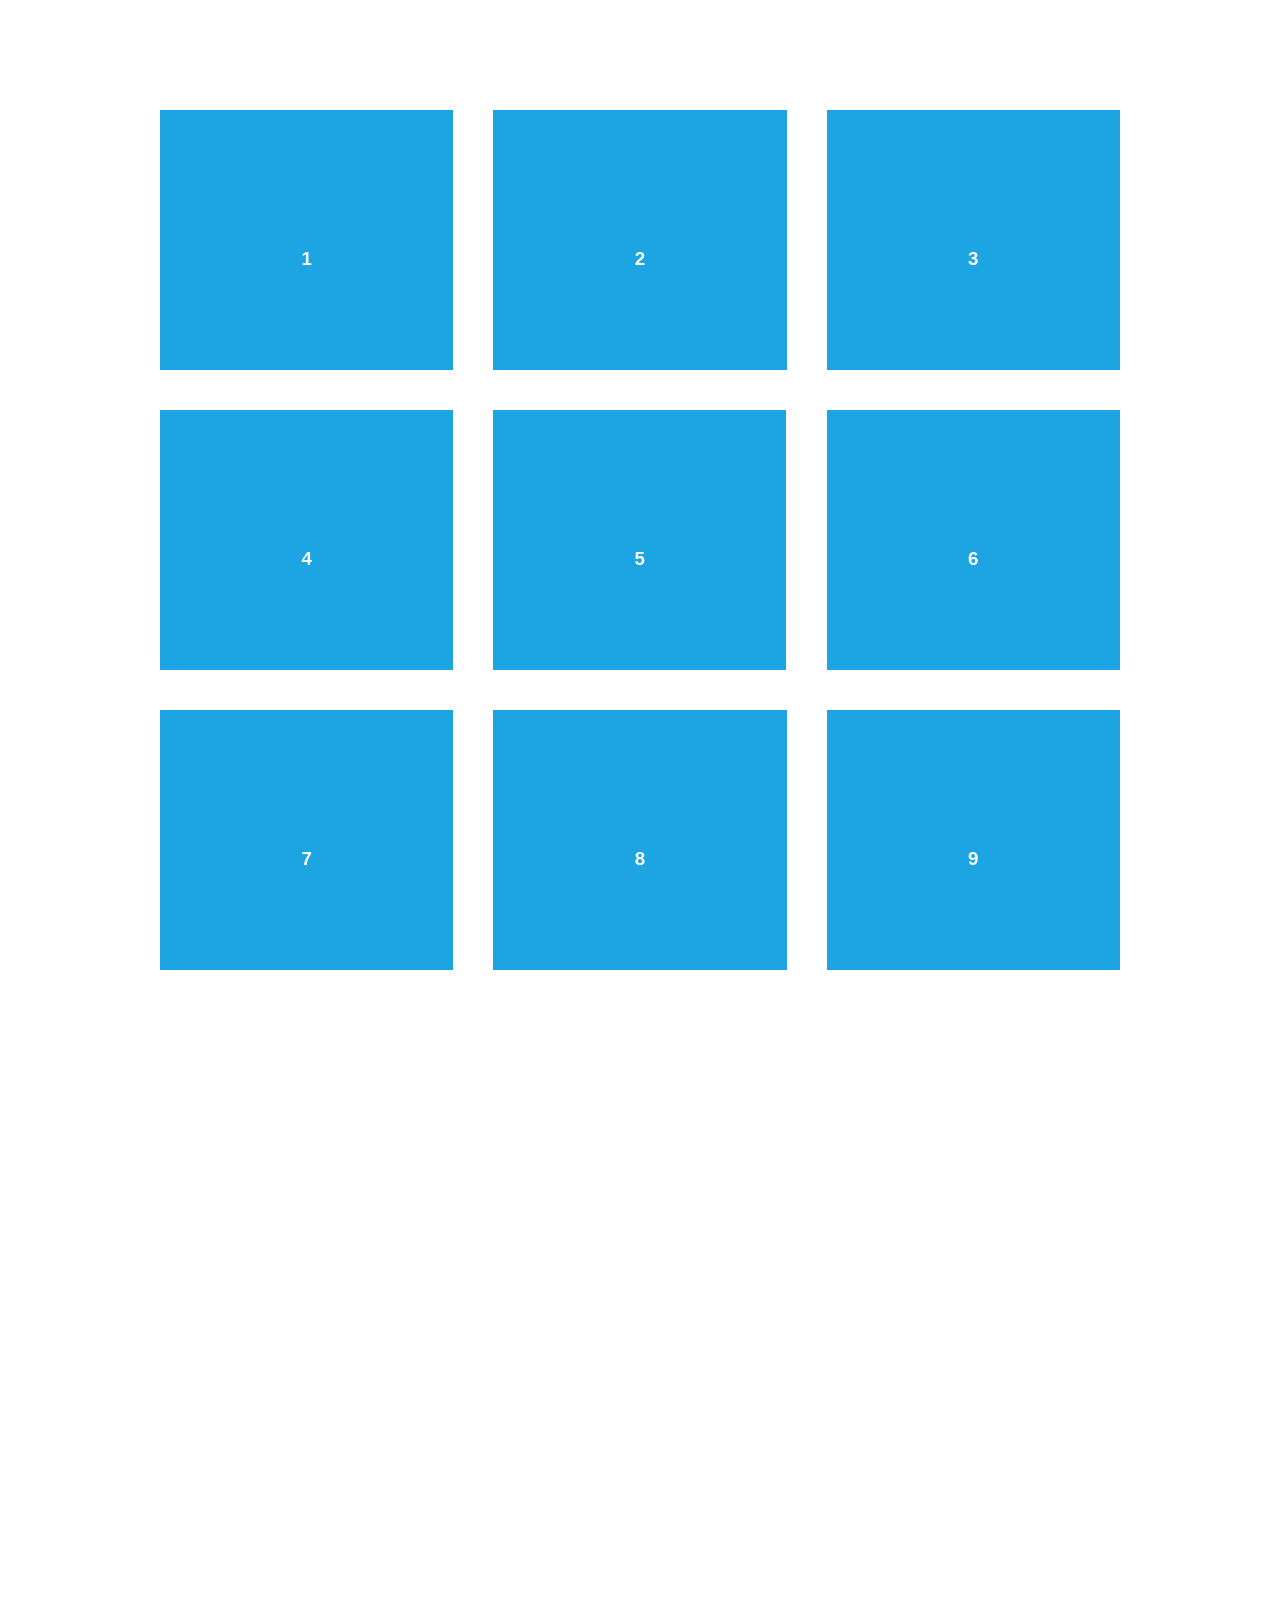
<file: assets/aos/demo/simple.html>
<!DOCTYPE html>
<html>
  <head>
    <meta charset="utf-8">
    <title>AOS - Animate on scroll library</title>
    <meta name="viewport" content="width=device-width">
    <link rel="stylesheet" href="css/styles.css" />
    <link rel="stylesheet" href="../dist/aos.css" />
    <!--[if lt IE 9]>
    <script src="//html5shiv.googlecode.com/svn/trunk/html5.js"></script>
    <![endif]-->
  </head>
  <body>
    <div id="transcroller-body" class="aos-all">
      <div class="aos-item" data-aos="fade-up">
        <div class="aos-item__inner"><h3>1</h3></div>
      </div>
      <div class="aos-item" data-aos="fade-down">
        <div class="aos-item__inner"><h3>2</h3></div>
      </div>
      <div class="aos-item" data-aos="zoom-out-down">
        <div class="aos-item__inner"><h3>3</h3></div>
      </div>
      <div class="aos-item" data-aos="flip-down">
        <div class="aos-item__inner"><h3>4</h3></div>
      </div>
      <div class="aos-item" data-aos="flip-up">
        <div class="aos-item__inner"><h3>5</h3></div>
      </div>
      <div class="aos-item" data-aos="fade-down">
        <div class="aos-item__inner"><h3>6</h3></div>
      </div>
      <div class="aos-item" data-aos="fade-in">
        <div class="aos-item__inner"><h3>7</h3></div>
      </div>
      <div class="aos-item" data-aos="fade-down">
        <div class="aos-item__inner"><h3>8</h3></div>
      </div>
      <div class="aos-item" data-aos="fade-in">
        <div class="aos-item__inner"><h3>9</h3></div>
      </div>
      <div class="aos-item" data-aos="fade-down">
        <div class="aos-item__inner"><h3>10</h3></div>
      </div>
      <div class="aos-item" data-aos="fade-up">
        <div class="aos-item__inner"><h3>11</h3></div>
      </div>
      <div class="aos-item" data-aos="fade-down">
        <div class="aos-item__inner"><h3>12</h3></div>
      </div>
      <div class="aos-item" data-aos="fade-in">
        <div class="aos-item__inner"><h3>13</h3></div>
      </div>
      <div class="aos-item" data-aos="fade-up">
        <div class="aos-item__inner"><h3>14</h3></div>
      </div>
      <div class="aos-item" data-aos="fade-in">
        <div class="aos-item__inner"><h3>15</h3></div>
      </div>
      <div class="aos-item" data-aos="fade-up">
        <div class="aos-item__inner"><h3>16</h3></div>
      </div>
      <div class="aos-item" data-aos="fade-down">
        <div class="aos-item__inner"><h3>17</h3></div>
      </div>
      <div class="aos-item" data-aos="fade-up">
        <div class="aos-item__inner"><h3>18</h3></div>
      </div>
      <div class="aos-item" data-aos="zoom-out">
        <div class="aos-item__inner"><h3>19</h3></div>
      </div>
      <div class="aos-item" data-aos="fade-up">
        <div class="aos-item__inner"><h3>20</h3></div>
      </div>
      <div class="aos-item" data-aos="zoom-out">
        <div class="aos-item__inner"><h3>21</h3></div>
      </div>
      <div class="aos-item" data-aos="fade-in">
        <div class="aos-item__inner"><h3>22</h3></div>
      </div>
      <div class="aos-item" data-aos="zoom-out-up">
        <div class="aos-item__inner"><h3>23</h3></div>
      </div>
      <div class="aos-item" data-aos="zoom-out-down">
        <div class="aos-item__inner"><h3>24</h3></div>
      </div>
      <div class="aos-item" data-aos="fade-in">
        <div class="aos-item__inner"><h3>25</h3></div>
      </div>
      <div class="aos-item" data-aos="fade-in">
        <div class="aos-item__inner"><h3>26</h3></div>
      </div>
      <div class="aos-item" data-aos="fade-in">
        <div class="aos-item__inner"><h3>27</h3></div>
      </div>
      <div class="aos-item" data-aos="fade-in">
        <div class="aos-item__inner"><h3>28</h3></div>
      </div>
      <div class="aos-item" data-aos="fade-in">
        <div class="aos-item__inner"><h3>29</h3></div>
      </div>
      <div class="aos-item" data-aos="fade-in">
        <div class="aos-item__inner"><h3>30</h3></div>
      </div>
      <div class="aos-item" data-aos="fade-in">
        <div class="aos-item__inner"><h3>31</h3></div>
      </div>
      <div class="aos-item" data-aos="fade-in">
        <div class="aos-item__inner"><h3>32</h3></div>
      </div>
      <div class="aos-item" data-aos="fade-in">
        <div class="aos-item__inner"><h3>33</h3></div>
      </div>
      <div class="aos-item" data-aos="fade-in">
        <div class="aos-item__inner"><h3>34</h3></div>
      </div>
      <div class="aos-item" data-aos="fade-in">
        <div class="aos-item__inner"><h3>35</h3></div>
      </div>
      <div class="aos-item" data-aos="fade-in">
        <div class="aos-item__inner"><h3>36</h3></div>
      </div>
      <div class="aos-item" data-aos="fade-in">
        <div class="aos-item__inner"><h3>37</h3></div>
      </div>
      <div class="aos-item" data-aos="fade-in">
        <div class="aos-item__inner"><h3>38</h3></div>
      </div>
      <div class="aos-item" data-aos="fade-in">
        <div class="aos-item__inner"><h3>39</h3></div>
      </div>
      <div class="aos-item" data-aos="fade-in">
        <div class="aos-item__inner"><h3>40</h3></div>
      </div>
      <div class="aos-item" data-aos="fade-in">
        <div class="aos-item__inner"><h3>41</h3></div>
      </div>
      <div class="aos-item" data-aos="fade-in">
        <div class="aos-item__inner"><h3>42</h3></div>
      </div>
    </div>

    <script src="../dist/aos.js"></script>
    <script>
      AOS.init({
        easing: 'ease-in-out-sine'
      });
    </script>

    <!-- <script src="//cdnjs.cloudflare.com/ajax/libs/require.js/2.1.11/require.min.js"></script>
    <script>
      requirejs.config({
          baseUrl: '../dist',
      });

      require(['aos'], function(AOS){
          AOS.init({
              easing: 'ease-in-out-sine'
          });
      });
    </script> -->
  </body>
</html>
</file>
<file: codveda-static-website-Version1/codveda-static-website-master/style.css>
/* General Reset */
* {
  margin: 0;
  padding: 0;
  box-sizing: border-box;
}

body {
  font-family: sans-serif;
  line-height: 1.6;
  color: #333;
}

/* Navbar */
header {
  background: #00c4cc;
  padding: 15px 10%;
}

.navbar {
  display: flex;
  justify-content: space-between;
  align-items: center;
}

.logo {
  font-size: 1.5rem;
  font-weight: bold;
  color: #fff;
  cursor: pointer;
  text-shadow: 1px 1px 5px rgba(0, 0, 0, 0.7);
}

.logo span {
  color: #0a0a23;
}

.nav-links {
  list-style: none;
  display: flex;
  gap: 20px;
}

.nav-links a {
  color: #fff;
  text-decoration: none;
  font-weight: bold;
}

.nav-links a.active,
.nav-links a:hover {
  color: #0a0a23;
}

/* Hero */

/* Hero Section - Shared Styles */
.hero {
  text-align: center;
  padding: 60px 20px;
  color: #fff;
  position: relative;
  width: 100%;
  min-height: 350px;
  display: flex;
  align-items: center;
  justify-content: center;
  background-size: cover;
  background-repeat: no-repeat;
  background-position: center;
  overflow: hidden;
}

.hero::before {
  content: "";
  position: absolute;
  top: 0;
  left: 0;
  width: 100%;
  height: 100%;
  background: rgba(0, 0, 0, 0.3);
  z-index: 0;
}

.hero-text {
  position: relative;
  z-index: 1;
  max-width: 700px;
  margin: 0 auto;
  padding: 40px 20px;
}

.hero h1 {
  font-size: 2.5rem;
  margin-bottom: 15px;
}
h2 {
  color: #007b7f;
}

.hero p {
  font-size: 1.2rem;
  margin-bottom: 20px;
  line-height: 1.5;
}

.hero .btn {
  background: #007b7f;
  color: #fff;
  padding: 10px 20px;
  text-decoration: none;
  border-radius: 5px;
  font-weight: bold;
  transition: 1s ease-in-out;
}

.hero .btn:hover {
  background: #00c4cc;
  color: #005f61;
}

/* Home Hero Background */
.hero {
  background: url("img/B2.webp") no-repeat center center,
    linear-gradient(to right, #00c4cc, #007b7f);
  background-size: cover;
  min-height: 100vh;
}

/* About Hero Background */
.about-hero {
  background: url("img/bck2.png") no-repeat center center,
    linear-gradient(120deg, #00c4cc 60%, #007b7f 100%);
  background-size: cover;
}

/* Contact Hero Background */
.contact-hero {
  background: url("img/bck.png") no-repeat center center,
    linear-gradient(120deg, #007b7f 60%, #00c4cc 100%);
  background-size: cover;
}

@media (max-width: 1024px) {
  .hero h1 {
    font-size: 2rem;
  }
  .hero-text {
    padding: 30px 10px;
  }
}

@media (max-width: 768px) {
  .hero {
    min-height: 220px;
    padding: 30px 5px;
  }
  .hero h1 {
    font-size: 1.5rem;
  }
  .hero p {
    font-size: 1rem;
  }
}

/* Services */
.services {
  padding: 40px 10%;
  text-align: center;
}

.service-row {
  margin-top: 20px;
}

.service-row .card {
  display: inline-block;
  width: 240px;
  background: #f4f4f4;
  padding: 10px 7px;
  border-radius: 8px;
  margin: 10px 10px;
  transition: transform 0.3s;
}

.card:hover {
  transform: scale(1.05);
}

.card figure {
  font-size: 40px;
  margin-bottom: 15px;
}

.card button {
  background: #007b7f;
  padding: 5px 7px;
  margin-top: 10px;
  margin-bottom: 15px;
  border: none;
  outline: none;
  font-weight: 700;
  border-radius: 4px;
  cursor: pointer;
  transition: all 1s;
  color: #fff;
}

.card button:hover {
  box-shadow: 4px 4px 8px rgba(0, 0, 0, 0.7);
  background: #00c4cc;
  color: #005f61;
}

/* About & Contact */
.about,
.mission,
.values,
.contact {
  padding: 10px 10%;
  margin: auto;
}

.hero h1 span,
.about-hero h1 {
  color: #00c4cc;
}

.about h1,
.mission h2,
.values h2,
.contact h1 {
  margin-top: 15px;
  color: #007b7f;
}

.why {
  text-align: center;
  padding: 10% 10%;
}

.why-col {
  display: inline-block;
  vertical-align: top;
  width: 29%;
  margin: 1%;
  /* background: #f4f4f4; */
  border-radius: 8px;
  box-shadow: 0 2px 8px rgba(0, 0, 0, 0.3);
  padding: 20px 10px;
  min-height: 200px;
}

.why-col h2 {
  color: #007b7f;
  margin-bottom: 10px;
}

.why-col ul {
  list-style: none;
  padding: 0;
}

.why-col li {
  margin-bottom: 10px;
  font-size: 1.1rem;
}

@media (max-width: 900px) {
  .why-col {
    width: 100%;
    display: block;
    margin: 15px 0;
  }
}

.values {
  margin-top: 10px;
}

.values ul,
.why ul {
  list-style: none;
  padding: 0;
}

.values li,
.why li {
  margin-bottom: 10px;
}

.values div {
  display: inline-block;
  vertical-align: top;
  width: 45%;
  margin: 1%;
}

.values div:last-child {
  width: 48%;
}

/* Contact Form */
.contact {
  margin-top: -10px;
}

.info {
  margin-top: 30px;
}

.info b {
  color: #005f61;
}
.contact h1 {
  color: #00c4cc;
}

.contact-inline {
  display: inline-block;
  vertical-align: top;
  width: 45%;
  margin: 1%;
}

.contact-form input,
.contact-form textarea {
  padding: 10px;
  border: 1px solid #ccc;
  border-radius: 5px;
  width: 100%;
  margin: 15px 0;
  outline: 0;
}

.contact-form button {
  background: #007b7f;
  color: #fff;
  border: none;
  padding: 12px;
  cursor: pointer;
  border-radius: 5px;
  width: 100%;
  outline: 0;
  transition: all 1s;
}

.contact-form button:hover {
  background: #00c4cc;
  color: #005f61;
  box-shadow: 4px 4px 8px rgba(0, 0, 0, 0.7);
  border: 1px solid #ccc;
}

/* Footer */
footer {
  text-align: center;
  background: #00c4cc;
  color: #0a0a23;
  padding: 15px;
  margin-top: 30px;
  height: 100px;
}

footer p {
  margin-top: 30px;
}

/* Responsive */
@media (max-width: 1300px) {
  .hero-text {
    /* padding: 10%; */
    margin-left: 300px;
    margin-top: 30px;
    /* width: 100%; */
  }
}

@media (max-width: 1224px) {
  .hero-text {
    margin-left: 200px;
    margin-left: 0;
    margin-top: 30px;
  }
}
@media (max-width: 1024px) {
}
@media (max-width: 768px) {
  .nav-links {
    flex-direction: column;
    gap: 0px;
  }
  .service-row .card {
    display: block;
    width: 100%;
    margin: 20px 0;
  }

  .values div {
    display: block;
    width: 100%;
    margin: 10px 0;
  }

  .contact-inline {
    display: block;
    width: 100%;
  }
  .contact-form textarea {
    height: 100px;
    display: block;
  }
}

@media (max-width: 425px) {
}
</file>
<file: assets/css/style.css>
:root {
  --primary-teal: #00e5ff;
  --bg-dark: #0a0e27;
  --text-light: #ffffff;
  --text-dim: #b0b3c1;
  --text-dark: #1a1a1a;
  --text-gray: #666;
  --teal: #14b8a6;
  --card-bg: #163020; /* Deep forest green */
}

* {
  margin: 0;
  padding: 0;
  box-sizing: border-box;
}

html {
  scroll-behavior: smooth;
  overflow-x: hidden;
}

body {
  font-family: "Inter", sans-serif;
  /* background-color: var(--bg-dark); */
  color: var(--text-light);
  overflow-x: hidden;
}

/* Background Gradient */
.hero-section {
  min-height: 100vh;
  background: radial-gradient(circle at top right, #1a1b4b, #0a0e27 60%);
  position: relative;
  padding: 0 5%;
  display: flex;
  flex-direction: column;
}

/* Navbar */
.navbar {
  display: flex;
  justify-content: space-between;
  align-items: center;
  padding: 30px 0;
  position: relative;
  z-index: 1000;
}

.nav-links {
  display: flex;
  list-style: none;
  gap: 30px;
}

.nav-links a {
  text-decoration: none;
  color: var(--text-light);
  font-size: 0.9rem;
  font-weight: 400;
  transition: 0.3s;
}

.nav-links a:hover {
  color: var(--primary-teal);
}

.nav-links a.active {
  color: var(--primary-teal);
}

.btn-primary {
  background: var(--primary-teal);
  color: #000 !important;
  padding: 10px 24px;
  border-radius: 50px;
  font-weight: 600;
  text-decoration: none;
}

/* Ensure the icon stays ABOVE the navigation drawer */
.nav-actions {
  position: relative;
  z-index: 1100; /* Higher than .nav-links */
}

.menu-toggle {
  display: none;
  font-size: 1.8rem; /* Slightly larger for better touch */
  color: white;
  cursor: pointer;
  padding: 5px;
}

.logo-container {
  display: flex;
  position: relative;
  width: 150px;
  background: conic-gradient(from var(--angle), blue, red, green, blue);
  animation: spin 3s linear infinite;
  padding: 2px;
  z-index: -1;
  border-radius: 20px;
}

.logo-container img {
  width: 100%;
  object-fit: cover;
}

/* Content Layout */
.container {
  display: grid;
  grid-template-columns: 1.2fr 0.8fr;
  align-items: center;
  flex-grow: 1;
  padding-bottom: 50px;
}

.hero-content h1 {
  font-size: clamp(3rem, 6vw, 5rem);
  line-height: 1.1;
  margin-bottom: 10px;
}

.hero-content h1 span {
  font-weight: 800;
}

.italic-text {
  font-family: "Playfair Display", serif;
  font-size: clamp(2.5rem, 5vw, 4rem);
  font-style: italic;
  color: var(--text-light);
  margin-bottom: 30px;
  font-weight: 500;
}

.description {
  color: var(--text-dim);
  max-width: 500px;
  line-height: 1.6;
  margin-bottom: 40px;
}

.trust-badge {
  display: flex;
  align-items: center;
  gap: 15px;
  margin-bottom: 25px;
}

.avatars {
  display: flex;
}

.avatar {
  width: 30px;
  height: 30px;
  border-radius: 50%;
  border: 2px solid var(--bg-dark);
  margin-left: -10px;
}

.avatar:first-child {
  margin-left: 0;
}

.trust-badge p {
  font-size: 0.8rem;
  color: var(--primary-teal);
}

/* Buttons */
.btn-white {
  background: #fff;
  color: #000;
  padding: 15px 35px;
  border-radius: 50px;
  text-decoration: none;
  font-weight: 600;
  display: inline-flex;
  align-items: center;
  gap: 10px;
}

/* Testimonial Card */
.testimonial-card {
  position: relative;
  background: rgba(255, 255, 255, 0.05);
  backdrop-filter: blur(10px);
  border: 1px solid rgba(255, 255, 255, 0.1);
  padding: 1px;
  border-radius: 24px;
  max-width: 400px;
  justify-self: end;
}

.testimonial-card p {
  font-size: 0.95rem;
  line-height: 1.6;
  color: var(--text-dim);
  margin-bottom: 25px;
}

.user-info {
  display: flex;
  align-items: center;
  gap: 15px;
}

.user-img {
  width: 50px;
  height: 50px;
  background: var(--primary-teal);
  border-radius: 50%;
}

.user-info h4 {
  font-size: 1rem;
}
.user-info span {
  font-size: 0.8rem;
  color: var(--text-dim);
}

.box {
  background: #00042c;
  padding: 40px;
  border-radius: 24px;
  max-width: 400px;
  justify-self: end;
}

.testimonial-card::after,
.testimonial-card::before {
  position: absolute;
  content: "";
  width: 100%;
  height: 100%;
  top: 50%;
  left: 50%;
  border-radius: inherit;
  transform: translate(-50%, -50%);
  background: conic-gradient(from var(--angle), blue, red, green, blue);
  animation: spin 3s linear infinite;
  padding: 2px;
  z-index: -1;
}

.testimonial-card::before {
  opacity: 0.5;
  filter: blur(1.5rem);
  padding: 6px;
}

@property --angle {
  syntax: "<angle>";
  inherits: false;
  initial-value: 0deg;
}

@keyframes spin {
  from {
    --angle: 0deg;
  }

  to {
    --angle: 360deg;
  }
}

/* Responsive Settings */
.menu-toggle {
  display: none;
  font-size: 1.5rem;
  cursor: pointer;
}

.mobile-only {
  display: none;
}

@media (max-width: 1024px) {
  .container {
    grid-template-columns: 1fr;
    text-align: center;
    gap: 50px;
  }
  .hero-content {
    display: flex;
    flex-direction: column;
    align-items: center;
  }
  .testimonial-card {
    justify-self: center;
  }
}

@media (max-width: 768px) {
  .logo-container {
    width: 100px;
    border-radius: 10px;
  }
  .menu-toggle {
    display: block;
  }
  .desktop-only {
    display: none;
  }
  .mobile-only {
    display: block;
    text-align: center;
    margin-top: 20px;
  }

  .nav-links {
    position: fixed;
    right: -100%;
    top: 0;
    background: rgba(10, 14, 39, 0.98); /* Solid dark background */
    height: 100vh;
    width: 100%; /* Full width looks better on mobile */
    flex-direction: column;
    justify-content: center; /* Center links vertically */
    align-items: center;
    gap: 40px;
    transition: 0.4s ease-in-out;
    z-index: 1050;
  }

  .nav-links.active {
    right: 0;
  }
}

.scroll-down {
  position: absolute;
  bottom: 30px;
  left: 50%;
  transform: translateX(-50%);
  opacity: 0.6;
  animation: bounce 2s infinite;
}

.scroll-down a {
  color: var(--text-light);
  font-size: 1.5rem;
  display: inline-flex;
  align-items: center;
  gap: 5px;
  transition: 0.3s;
}

@keyframes bounce {
  0%,
  20%,
  50%,
  80%,
  100% {
    transform: translateY(0) translateX(-50%);
  }
  40% {
    transform: translateY(-10px) translateX(-50%);
  }
  60% {
    transform: translateY(-5px) translateX(-50%);
  }
}

/* Arrow Top Button Logic */
.back-to-top {
  position: fixed;
  bottom: 30px;
  right: 30px;
  width: 50px;
  height: 50px;
  background-color: #14b8a6; /* Your brand teal */
  color: white;
  border: none;
  border-radius: 50%;
  cursor: pointer;
  z-index: 1000;
  display: flex;
  align-items: center;
  justify-content: center;
  font-size: 1.2rem;
  box-shadow: 0 4px 15px rgba(0, 0, 0, 0.2);

  /* Smooth Show/Hide Transition */
  opacity: 0;
  visibility: hidden;
  transition: all 0.4s ease-in-out;
  transform: translateY(20px);
}

.back-to-top.show {
  opacity: 1;
  visibility: visible;
  transform: translateY(0);
}

.back-to-top:hover {
  background-color: #0d9488;
  transform: scale(1.1);
}

/* Pulse animation to make it eye-catching */
.back-to-top.show {
  animation: pulse 2s infinite;
}

@keyframes pulse {
  0% {
    box-shadow: 0 0 0 0 rgba(20, 184, 166, 0.7);
  }
  70% {
    box-shadow: 0 0 0 15px rgba(20, 184, 166, 0);
  }
  100% {
    box-shadow: 0 0 0 0 rgba(20, 184, 166, 0);
  }
}

@media (max-width: 768px) {
  .back-to-top {
    bottom: 20px;
    right: 20px;
    width: 40px;
    height: 40px;
    font-size: 1rem;
  }
}

/*  About Codveda  Section  */

.info-section {
  padding: 100px 5%;
  background: radial-gradient(circle at top left, #f0fdfa 0%, #ffffff 40%);
  min-height: 100vh;
  display: flex;
  align-items: center;
}

.container {
  max-width: 1200px;
  margin: 0 auto;
  display: grid;
  grid-template-columns: 1.2fr 0.8fr;
  gap: 80px;
  align-items: center;
}

/* Left Side */
.badge {
  background: #e5e7eb;
  padding: 6px 16px;
  border-radius: 50px;
  font-size: 0.7rem;
  font-weight: 700;
  letter-spacing: 1px;
  color: var(--text-gray);
}

.info-content h1 {
  font-size: clamp(2.5rem, 5vw, 4rem);
  line-height: 1.1;
  margin: 25px 0;
  color: var(--text-dark);
}

.teal-text {
  color: var(--teal);
}

.description {
  color: var(--text-gray);
  line-height: 1.7;
  margin-bottom: 20px;
  font-size: 1.05rem;
}

.stats-row {
  display: flex;
  gap: 40px;
  margin-top: 50px;
}

.stat-box h2 {
  color: var(--teal);
  font-size: 2rem;
  margin-bottom: 5px;
}

.stat-box p {
  font-size: 0.85rem;
  color: var(--text-gray);
}

/* Right Side - Dark Card */
.dark-card {
  background: var(--card-bg);
  padding: 50px;
  border-radius: 30px;
  color: white;
  box-shadow: 0 25px 50px -12px rgba(0, 0, 0, 0.5);
  position: relative;
}

.card-header {
  display: flex;
  justify-content: space-between;
  margin-bottom: 30px;
}

.card-badge {
  font-size: 0.7rem;
  letter-spacing: 2px;
  color: var(--teal);
  font-weight: 600;
}

.quote-icon {
  font-size: 2.5rem;
  color: var(--teal);
  opacity: 0.6;
  margin-bottom: 20px;
}

.testimonial-text {
  font-size: 1.4rem;
  line-height: 1.5;
  margin-bottom: 40px;
  font-weight: 300;
}

.card-footer {
  display: flex;
  justify-content: space-between;
  align-items: center;
}

.user-meta {
  display: flex;
  align-items: center;
  gap: 15px;
}

.user-circle {
  width: 50px;
  height: 50px;
  background: var(--teal);
  border-radius: 50%;
}

.user-details strong {
  display: block;
  font-size: 1rem;
}
.user-details span {
  font-size: 0.8rem;
  color: #94a3b8;
}

.read-more {
  background: rgba(255, 255, 255, 0.1);
  color: white;
  text-decoration: none;
  padding: 10px 20px;
  border-radius: 50px;
  font-size: 0.85rem;
  display: flex;
  align-items: center;
  gap: 10px;
  transition: 0.3s;
}

.read-more:hover {
  background: var(--teal);
}

/* Responsive Breaks */
@media (max-width: 1024px) {
  .container {
    grid-template-columns: 1fr;
    gap: 60px;
  }
  .info-content {
    text-align: center;
  }
  .stats-row {
    justify-content: center;
  }
  .dark-card {
    max-width: 600px;
    margin: 0 auto;
  }
}

@media (max-width: 600px) {
  .stats-row {
    flex-direction: column;
    gap: 30px;
  }
  .card-footer {
    flex-direction: column;
    align-items: flex-start;
    gap: 25px;
  }
  .dark-card {
    padding: 30px;
  }
}

/* Our Expertise Section */

.services-section {
  padding: 100px 5%;
  max-width: 1300px;
  margin: 0 auto;
  text-align: center;
  background: #f3f3fc;
}

.services-header {
  margin-bottom: 60px;
}

.sub-badge {
  font-size: 0.75rem;
  letter-spacing: 2px;
  color: #64748b;
  font-weight: 700;
}

.services-header h2 {
  font-size: clamp(2rem, 5vw, 3.5rem);
  color: #0f172a;
  margin: 10px 0;
}

.italic-serif {
  font-family: "Playfair Display", serif;
  font-style: italic;
  font-size: clamp(1.8rem, 4vw, 3rem);
  color: #334155;
  font-weight: 400;
}

/* The Grid */
.services-grid {
  display: grid;
  /* This creates as many columns as fit, but ensures they are at least 280px wide */
  grid-template-columns: repeat(auto-fit, minmax(270px, 1fr));
  gap: 25px;
}

/* Card Base Styles */
.service-card {
  padding: 45px 30px;
  border-radius: 24px;
  text-align: left;
  color: white;
  transition:
    transform 0.3s ease,
    box-shadow 0.3s ease;
  display: flex;
  flex-direction: column;
}

.service-card:hover {
  transform: translateY(-10px);
  box-shadow: 0 20px 40px rgba(0, 0, 0, 0.15);
}

.icon-box {
  font-size: 2.5rem;
  margin-bottom: 25px;
}

.service-card h4 {
  font-size: 1.5rem;
  margin-bottom: 20px;
  font-weight: 700;
}

.service-card p {
  font-size: 0.95rem;
  line-height: 1.6;
  margin-bottom: 30px;
  opacity: 0.9;
  flex-grow: 1;
}

.learn-link {
  color: white;
  text-decoration: none;
  font-size: 0.9rem;
  font-weight: 500;
  display: flex;
  align-items: center;
  gap: 8px;
}

/* Card Color Modifiers */
.blue {
  background: linear-gradient(135deg, #2563eb, #1d4ed8);
}
.green {
  background: linear-gradient(135deg, #059669, #047857);
}
.dark {
  background: linear-gradient(135deg, #334155, #1e293b);
}
.orange {
  background: linear-gradient(135deg, #d97706, #b45309);
}

/* 1. The semi-transparent backdrop with blur */
.modal-overlay {
  position: fixed;
  top: 0;
  left: 0;
  width: 100%;
  height: 100%;
  background-color: rgba(6, 18, 28, 0.7); /* Dark semi-transparent */
  backdrop-filter: blur(8px); /* Glassmorphism background blur */
  z-index: 9999; /* Ensure it's on top of everything */
  display: flex;
  justify-content: center;
  align-items: center;
  opacity: 0;
  visibility: hidden;
  transition: all 0.4s ease-in-out;
}

/* 2. Show state for the overlay */
.modal-overlay.open {
  opacity: 1;
  visibility: visible;
}

/* 3. The popup box itself */
.modal-content {
  background: #0a0e27; /* Dark background matching the header */
  width: 90%;
  max-width: 550px; /* Wider for desktop */
  padding: 60px 50px;
  border-radius: 24px;
  box-shadow: 0 25px 50px -12px rgba(0, 0, 0, 0.6);
  position: relative;
  transform: scale(0.8) translateY(20px); /* Initial position for animation */
  transition: transform 0.4s ease-in-out;
  border: 1px solid rgba(255, 255, 255, 0.05);
}

/* 4. Pop-up animation state */
.modal-overlay.open .modal-content {
  transform: scale(1) translateY(0);
}

/* 5. Close button styling */
.close-modal-btn {
  position: absolute;
  top: 20px;
  right: 25px;
  background: none;
  border: none;
  color: white;
  font-size: 2.5rem;
  cursor: pointer;
  line-height: 1;
  opacity: 0.6;
  transition: 0.3s;
}

.close-modal-btn:hover {
  opacity: 1;
  color: #00e5ff;
}

/* 6. Responsive adjustments */
@media (max-width: 600px) {
  .modal-content {
    padding: 40px 25px;
    width: 95%;
  }
}

/* Small Mobile Adjustments */
@media (max-width: 480px) {
  .services-section {
    padding: 60px 20px;
  }
  .service-card {
    padding: 35px 20px;
  }
}

/* Our Work Section */

.portfolio-section {
  padding: 80px 5%;
  background-color: #ffffff;
  max-width: 1400px;
  margin: 0 auto;
}

.portfolio-header {
  margin-bottom: 50px;
}

.portfolio-header h2 {
  font-size: clamp(2.5rem, 5vw, 4rem);
  color: #0f172a;
  margin-bottom: 5px;
}

.project-grid {
  display: grid;
  grid-template-columns: repeat(auto-fill, minmax(280px, 1fr));
  gap: 30px;
  margin-bottom: 40px;
}

/* Initially hide the extra projects */
.hidden-projects {
  display: none;
  margin-top: 30px;
}

.hidden-projects.show {
  display: grid;
  animation: fadeInUp 0.6s ease forwards;
}

.project-card {
  background: #fff;
  border-radius: 20px;
  overflow: hidden;
  box-shadow: 0 10px 30px rgba(0, 0, 0, 0.05);
  transition: transform 0.3s ease;
}

.project-card:hover {
  transform: translateY(-10px);
}

.project-img {
  height: 350px;
  background-size: cover;
  background-position: center;
}

.project-info {
  padding: 25px;
  text-align: left;
}

.project-info h4 {
  font-size: 1.2rem;
  margin-bottom: 5px;
  color: #0f172a;
}

.project-info p {
  color: #64748b;
  font-size: 0.9rem;
}

.portfolio-footer {
  display: flex;
  justify-content: center;
  margin-top: 20px;
}

.btn-dark {
  background: #0f172a;
  color: white;
  padding: 18px 40px;
  border-radius: 50px;
  border: none;
  font-weight: 600;
  cursor: pointer;
  transition: 0.3s;
}

.btn-dark:hover {
  background: #334155;
  transform: scale(1.05);
}

@keyframes fadeInUp {
  from {
    opacity: 0;
    transform: translateY(20px);
  }
  to {
    opacity: 1;
    transform: translateY(0);
  }
}

/* Experience Our Animations Section */
.animation-showcase {
  background: radial-gradient(circle at center, #1a233a 0%, #0a0e17 100%);
  padding: 100px 5%;
  text-align: center;
  color: white;
  min-height: 100vh;
}

.header-content h2 {
  font-size: clamp(1.5rem, 4vw, 2.5rem);
  margin-bottom: 15px;
}

.rating-badge {
  display: inline-block;
  background: rgba(255, 255, 255, 0.05);
  padding: 8px 20px;
  border-radius: 50px;
  font-size: 0.8rem;
  color: #cbd5e1;
  margin-bottom: 40px;
}

.rating-badge i {
  color: #f59e0b;
  margin-right: 5px;
}

/* Slider Card */
.slider-container {
  max-width: 900px;
  margin: 0 auto;
  position: relative;
}

.main-card {
  background: rgba(255, 255, 255, 0.03);
  border: 1px solid rgba(255, 255, 255, 0.08);
  border-radius: 24px;
  padding: 80px 40px;
  backdrop-filter: blur(10px);
  margin-bottom: 30px;
  transition: 0.4s ease;
}

.card-icon {
  font-size: 4rem;
  color: #14b8a6;
  margin-bottom: 25px;
}

.main-card h3 {
  font-size: 2rem;
  margin-bottom: 15px;
}

.main-card p {
  color: #94a3b8;
  font-size: 1.1rem;
}

/* Dots */
.dots {
  display: flex;
  justify-content: center;
  gap: 10px;
  margin-top: 30px;
}

.dot {
  width: 8px;
  height: 8px;
  background: rgba(255, 255, 255, 0.2);
  border-radius: 50%;
  transition: 0.3s;
}

.dot.active {
  width: 25px;
  background: #14b8a6;
  border-radius: 10px;
}

/* Navigation Buttons */
.slider-nav {
  display: flex;
  justify-content: flex-end;
  gap: 15px;
  margin-top: -50px; /* Aligns with bottom right of card */
  margin-right: 20px;
}

.nav-btn {
  width: 50px;
  height: 50px;
  border-radius: 8px;
  border: none;
  background: white;
  color: black;
  cursor: pointer;
  transition: 0.3s;
  font-size: 1.2rem;
}

.nav-btn.dark-btn {
  background: black;
  color: white;
}

.nav-btn:hover {
  transform: scale(1.1);
}

/* Features Row */
.features-row {
  display: grid;
  grid-template-columns: repeat(auto-fit, minmax(250px, 1fr));
  gap: 40px;
  margin-top: 80px;
  max-width: 1100px;
  margin-left: auto;
  margin-right: auto;
}

.feature-item i {
  font-size: 2rem;
  color: #14b8a6;
  margin-bottom: 15px;
}

.feature-item h4 {
  margin-bottom: 10px;
}
.feature-item p {
  color: #94a3b8;
  font-size: 0.9rem;
}

@media (max-width: 768px) {
  .slider-nav {
    justify-content: center;
    margin-top: 20px;
    margin-right: 0;
  }
}

/* Brand Section */

.brand-showcase {
  /* Sophisticated dark gradient matching high-end tech sites */
  /* background: radial-gradient(circle at center, #101c3d 0%, #050912 100%); */
  padding: 80px 0; /* No side padding needed for the full-width track */
  border-top: 1px solid rgba(255, 255, 255, 0.03);
  overflow: hidden; /* Important for masking the animation */
}

.showcase-container {
  max-width: 1400px;
  margin: 0 auto;
  position: relative;
}

/* Gradient masks on the sides create a professional "fade-out" look */
.showcase-container::before,
.showcase-container::after {
  content: "";
  height: 100px;
  width: 200px;
  position: absolute;
  z-index: 2;
  top: -10px; /* Aligns vertically with track */
}

.showcase-container::before {
  left: 0;
  /* background: linear-gradient(to right, #050912 0%, rgba(5, 9, 18, 0) 100%); */
}

.showcase-container::after {
  right: 0;
  /* background: linear-gradient(to left, #050912 0%, rgba(5, 9, 18, 0) 100%); */
}

/* The Animated Track */
.logo-track {
  display: flex;
  align-items: center;
  gap: 70px; /* Professional spacing between logos */
  animation: scrollLogos 25s linear infinite; /* Smooth, slow speed */
  width: calc(250px * 12); /* Must be total width (250px per item * 12 items) */
}

/* Mouse over track pauses animation - adding interaction */
.logo-track:hover {
  animation-play-state: paused;
}

.logo-slide {
  width: 200px; /* Standard item width */
  height: 80px;
  display: flex;
  justify-content: center;
  align-items: center;
}

.logo-slide img {
  max-height: 50px; /* Standard logo height */
  max-width: 80%;
  /* Grayscale by default, low opacity */
  filter: grayscale(100%) brightness(30%);
  opacity: 0.4;
  transition: all 0.5s ease;
}

/* Eye-catching hover effect on individual logos */
.logo-slide img:hover {
  filter: grayscale(0%) brightness(100%);
  opacity: 1;
  transform: scale(1.15); /* Subtly larger */
}

/* The Infinite Animation Logic */
@keyframes scrollLogos {
  0% {
    transform: translateX(0);
  }
  100% {
    transform: translateX(calc(-250px * 6));
  } /* Moves total width of 1 original set (-250px per item * 6 original items) */
}

/* Responsive: Slightly faster animation and smaller logos on mobile */
@media (max-width: 768px) {
  .brand-showcase {
    padding: 50px 0;
  }
  .logo-track {
    gap: 40px;
  }
  .logo-slide {
    width: 150px;
  }
  .logo-slide img {
    max-height: 30px;
  }

  .showcase-container::before,
  .showcase-container::after {
    width: 80px;
  } /* Smaller fade masks */
}

/* Footer Section */

.main-footer {
  background-color: #063d27; /* Dark green matching your image */
  padding: 80px 5% 40px;
  position: relative;
  overflow: hidden; /* Clips the large watermark text */
  color: #ffffff;
}

.footer-container {
  max-width: 1200px;
  margin: 0 auto;
  position: relative;
  z-index: 2;
}

.footer-grid {
  display: grid;
  grid-template-columns: 1.5fr 1.2fr 1fr 1fr;
  gap: 40px;
  margin-bottom: 50px;
}

.footer-col h4 {
  font-size: 0.8rem;
  letter-spacing: 2px;
  margin-bottom: 25px;
  color: rgba(255, 255, 255, 0.6);
  font-weight: 700;
}

.brand-col p {
  margin-top: 20px;
  line-height: 1.6;
  color: rgba(255, 255, 255, 0.8);
  font-size: 0.95rem;
}

/* Newsletter Input Fix */
.newsletter-form {
  display: flex;
  align-items: center;
  border-bottom: 1px solid rgba(0, 229, 255, 0.5);
  padding: 10px 0;
  margin-top: 15px;
}

.newsletter-form input {
  background: transparent;
  border: none;
  color: white;
  width: 100%;
  outline: none;
  font-size: 0.9rem;
}

.newsletter-form button {
  background: transparent;
  border: none;
  color: var(--primary-teal);
  cursor: pointer;
  font-size: 1rem;
}

#newsletter-status {
  transition: all 0.3s ease;
  font-size: 0.9rem;
}

.newsletter-form input {
  transition: border-bottom 0.3s ease;
}

/* Optional: simple shake animation for errors */
.shake {
  animation: shake 0.4s ease-in-out;
}

@keyframes shake {
  0%,
  100% {
    transform: translateX(0);
  }
  25% {
    transform: translateX(-5px);
  }
  75% {
    transform: translateX(5px);
  }
}

/* Links and Socials */
.footer-links,
.footer-socials {
  list-style: none;
}

.footer-links li,
.footer-socials li {
  margin-bottom: 15px;
}

.footer-links a,
.footer-socials a {
  text-decoration: none;
  color: #ffffff;
  font-size: 0.95rem;
  transition: 0.3s;
  display: flex;
  align-items: center;
  gap: 10px;
}

.footer-links a:hover,
.footer-socials a:hover {
  color: var(--primary-teal);
}

.footer-divider {
  border: none;
  border-top: 1px solid rgba(255, 255, 255, 0.1);
  margin-bottom: 30px;
}

/* Bottom Bar */
.footer-bottom {
  display: flex;
  justify-content: space-between;
  align-items: center;
  font-size: 0.85rem;
  color: rgba(255, 255, 255, 0.5);
}

.legal-links {
  display: flex;
  gap: 20px;
}

.legal-links a {
  text-decoration: none;
  color: rgba(255, 255, 255, 0.5);
  transition: 0.3s;
}

.legal-links a:hover {
  color: #fff;
}

/* Watermark Text */
.footer-watermark {
  position: absolute;
  bottom: -50px;
  left: 50%;
  transform: translateX(-50%);
  font-size: clamp(6rem, 15vw, 15rem);
  font-weight: 900;
  color: rgba(255, 255, 255, 0.03); /* Very subtle transparency */
  letter-spacing: 10px;
  z-index: 1;
  pointer-events: none;
}

/* Responsive Footer */
@media (max-width: 1024px) {
  .footer-grid {
    grid-template-columns: 1fr 1fr;
    gap: 60px 40px;
  }
}

@media (max-width: 600px) {
  .footer-grid {
    grid-template-columns: 1fr;
  }

  .footer-bottom {
    flex-direction: column;
    text-align: center;
    gap: 20px;
  }

  .legal-links {
    justify-content: center;
    flex-wrap: wrap;
  }
}
</file>
<file: assets/css/about.css>
/* Reuse your existing :root and general styles from the home page */

.about-hero {
  min-height: 100vh;
  /* Replace URL with your actual office image */
  background:
    linear-gradient(rgba(10, 14, 39, 0.8), rgba(10, 14, 39, 0.8)),
    url("../images/about-bck-image.PNG");
  background-size: cover;
  background-position: center;
  display: flex;
  flex-direction: column;
  padding: 0 5%;
}

.about-container {
  flex-grow: 1;
  display: flex;
  flex-direction: column;
  justify-content: center; /* Centers main text vertically */
  position: relative;
  padding-bottom: 100px; /* Space for stats */
}

.story-badge {
  display: inline-flex;
  align-items: center;
  gap: 8px;
  background: rgba(0, 229, 255, 0.1);
  color: var(--primary-teal);
  padding: 8px 16px;
  border-radius: 50px;
  font-size: 0.75rem;
  font-weight: 700;
  letter-spacing: 1px;
  border: 1px solid rgba(0, 229, 255, 0.3);
  margin-bottom: 20px;
}

.story-badge .dot {
  width: 6px;
  height: 6px;
  background: var(--primary-teal);
  border-radius: 50%;
}

.about-content h1 {
  font-size: clamp(3.5rem, 8vw, 6rem);
  font-weight: 800;
  line-height: 1;
  margin-bottom: 30px;
}

.highlight {
  color: var(--primary-teal);
}

.about-description {
  max-width: 600px;
  font-size: 1.1rem;
  color: #d1d1d1;
  line-height: 1.6;
}

/* Stats Styling */
.stats-grid {
  position: absolute;
  bottom: 40px;
  left: 0;
  width: 100%;
  display: grid;
  grid-template-columns: repeat(4, auto);
  justify-content: start;
  gap: 60px;
}

.stat-item h3 {
  font-size: 2.5rem;
  color: var(--primary-teal);
  margin-bottom: 5px;
}

.stat-item p {
  font-size: 0.85rem;
  color: #b0b3c1;
  text-transform: uppercase;
  letter-spacing: 1px;
}

.active-link {
  color: var(--primary-teal) !important;
  border-bottom: 2px solid var(--primary-teal);
  padding-bottom: 5px;
}

/* Responsive Adjustments */
@media (max-width: 1024px) {
  .stats-grid {
    gap: 40px;
  }
}

@media (max-width: 768px) {
  .about-container {
    justify-content: flex-start;
    padding-top: 50px;
    text-align: left;
  }

  .stats-grid {
    position: static;
    grid-template-columns: repeat(2, 1fr);
    gap: 30px;
    margin-top: 50px;
  }

  .about-content h1 {
    font-size: 3rem;
  }
}

@media (max-width: 480px) {
  .stats-grid {
    grid-template-columns: 1fr;
  }
}

/* Impact Section */

.impact-section {
  padding: 80px 5%;
  background: #fff;
}

.impact-container {
  max-width: 1200px;
  margin: 0 auto;
  display: grid;
  grid-template-columns: 1fr 1fr;
  gap: 60px;
  align-items: center;
}

.badge-light {
  background: #f1f5f9;
  padding: 6px 16px;
  border-radius: 50px;
  font-size: 0.75rem;
  font-weight: 700;
  color: #64748b;
}

.impact-text h1 {
  font-size: clamp(2.5rem, 5vw, 3.5rem);
  margin: 20px 0;
  color: #0f172a;
}

.teal-text {
  color: #14b8a6;
}

.impact-text p {
  color: #64748b;
  line-height: 1.6;
  margin-bottom: 30px;
  max-width: 450px;
}

.cta-link {
  color: #14b8a6;
  text-decoration: none;
  font-weight: 700;
  display: flex;
  align-items: center;
  gap: 8px;
}

/* Stats Cards */
.stats-cards {
  display: grid;
  grid-template-columns: 1fr 1fr;
  gap: 20px;
}

.s-card {
  background: #f8fafc;
  padding: 40px 20px;
  border-radius: 20px;
  text-align: center;
  transition: 0.3s;
}

.s-card:hover {
  transform: translateY(-5px);
  background: #fff;
  box-shadow: 0 10px 30px rgba(0, 0, 0, 0.05);
}

.s-icon {
  width: 40px;
  height: 40px;
  margin: 0 auto 15px;
  display: flex;
  align-items: center;
  justify-content: center;
  border-radius: 10px;
  font-size: 1.2rem;
}

.s-icon.teal {
  color: #14b8a6;
  background: rgba(20, 184, 166, 0.1);
}

.s-icon.orange {
  color: #f59e0b;
  background: rgba(245, 158, 11, 0.1);
}

.s-icon.red {
  color: #ef4444;
  background: rgba(239, 68, 68, 0.1);
}

.s-icon.purple {
  color: #8b5cf6;
  background: rgba(139, 92, 246, 0.1);
}

.stats-cards .color1 {
  color: #14b8a6;
}

.stats-cards .color2 {
  color: #f59e0b;
}

.stats-cards .color3 {
  color: #ef4444;
}

.stats-cards .color4 {
  color: #8b5cf6;
}

.s-card h3 {
  font-size: 2rem;
  color: #0f172a;
  margin-bottom: 5px;
}
.s-card p {
  font-size: 0.85rem;
  color: #64748b;
}

/* Technologies Section*/

.tech-stack {
  padding: 60px 5% 100px;
  text-align: center;
}

.tech-stack h2 {
  font-size: 1.8rem;
  color: #000;
  margin-bottom: 10px;
}
.sub-text {
  color: #64748b;
  margin-bottom: 40px;
}

.tag-cloud {
  display: flex;
  flex-wrap: wrap;
  justify-content: center;
  gap: 12px;
  max-width: 1000px;
  margin: 0 auto;
}

.tag-cloud span {
  background: #f1f5f9;
  padding: 8px 20px;
  border-radius: 50px;
  font-size: 0.9rem;
  color: #334155;
  font-weight: 500;
}

.tag-cloud span:hover {
  background: #14b8a6;
  color: #e2e8f0;
  cursor: pointer;
}

/* Responsive */
@media (max-width: 1024px) {
  .impact-container {
    grid-template-columns: 1fr;
    text-align: center;
  }
  .impact-text p {
    margin: 0 auto 30px;
  }
  .cta-link {
    justify-content: center;
  }
}

@media (max-width: 600px) {
  .stats-cards {
    grid-template-columns: 1fr;
  }
}

/* What Drives Us Section */

.values-section {
  padding: 100px 5%;
  background-color: #f1f5f9;
  max-width: 1250px;
  margin: 0 auto;
  text-align: center;
}

.values-header {
  margin-bottom: 60px;
}

.badge-pill {
  font-size: 0.7rem;
  letter-spacing: 1.5px;
  font-weight: 700;
  color: #64748b;
  border: 1px solid #e2e8f0;
  padding: 6px 16px;
  border-radius: 50px;
  display: inline-block;
  margin-bottom: 20px;
}

.values-header h2 {
  font-size: clamp(2.5rem, 5vw, 3.5rem);
  color: #0f172a;
  margin-bottom: 20px;
  font-weight: 800;
}

.subtitle {
  max-width: 600px;
  margin: 0 auto;
  color: #64748b;
  line-height: 1.6;
  font-size: 1.1rem;
}

/* Grid Layout */
.values-grid {
  display: grid;
  grid-template-columns: repeat(auto-fit, minmax(300px, 1fr));
  gap: 30px;
}

/* Card Styling */
.value-card {
  background: #ffffff;
  padding: 40px;
  border-radius: 20px;
  text-align: left;
  border: 1px solid #f1f5f9;
  transition: all 0.3s ease;
}

.value-card:hover {
  transform: translateY(-10px);
  box-shadow: 0 20px 40px rgba(0, 0, 0, 0.05);
  border-color: #e2e8f0;
}

/* Icon Wrappers with Soft Backgrounds */
.icon-wrap {
  width: 45px;
  height: 45px;
  display: flex;
  align-items: center;
  justify-content: center;
  border-radius: 12px;
  margin-bottom: 25px;
  font-size: 1.2rem;
}

.icon-wrap.yellow {
  background: rgba(245, 158, 11, 0.1);
  color: #d97706;
}
.icon-wrap.teal {
  background: rgba(20, 184, 166, 0.1);
  color: #0d9488;
}
.icon-wrap.red {
  background: rgba(239, 68, 68, 0.1);
  color: #dc2626;
}
.icon-wrap.blue {
  background: rgba(59, 130, 246, 0.1);
  color: #2563eb;
}
.icon-wrap.green {
  background: rgba(34, 197, 94, 0.1);
  color: #16a34a;
}
.icon-wrap.purple {
  background: rgba(139, 92, 246, 0.1);
  color: #7c3aed;
}

.value-card h4 {
  font-size: 1.25rem;
  color: #0f172a;
  margin-bottom: 15px;
  font-weight: 700;
}

.value-card p {
  color: #64748b;
  font-size: 0.95rem;
  line-height: 1.7;
}

/* Tablet and Mobile Adjustments */
@media (max-width: 768px) {
  .values-section {
    padding: 60px 20px;
  }
  .value-card {
    padding: 30px;
  }
}

/* Our Journey Section */

.timeline-section {
  padding: 100px 5%;
  background-color: #ffffff;
  max-width: 1200px;
  margin: 0 auto;
  text-align: center;
}

.timeline-header {
  margin-bottom: 80px;
}

.timeline-container {
  position: relative;
  padding: 20px 0;
}

/* Central Line */
.timeline-line {
  position: absolute;
  width: 2px;
  background: #14b8a6; /* Teal color from image */
  top: 0;
  bottom: 0;
  left: 50%;
  transform: translateX(-50%);
}

.timeline-item {
  position: relative;
  width: 50%;
  margin-bottom: 60px;
  display: flex;
}

.timeline-item.left {
  left: 0;
  padding-right: 60px;
  justify-content: flex-end;
  text-align: right;
}

.timeline-item.right {
  left: 50%;
  padding-left: 60px;
  justify-content: flex-start;
  text-align: left;
}

/* Timeline Content Box */
.timeline-content {
  background: #f8fafc; /* Subtle light background from image */
  padding: 30px;
  border-radius: 12px;
  width: 100%;
  max-width: 400px;
  transition: 0.3s;
}

.timeline-content:hover {
  transform: translateY(-5px);
  box-shadow: 0 10px 25px rgba(0, 0, 0, 0.05);
}

.timeline-content .year {
  display: block;
  color: #14b8a6;
  font-weight: 700;
  margin-bottom: 10px;
  font-size: 1.1rem;
}

.timeline-content h4 {
  color: #0f172a;
  font-size: 1.25rem;
  margin-bottom: 15px;
  font-weight: 800;
}

.timeline-content p {
  color: #64748b;
  font-size: 0.95rem;
  line-height: 1.6;
}

/* Circular Numbers */
.timeline-number {
  position: absolute;
  width: 40px;
  height: 40px;
  background: #14b8a6;
  color: white;
  border-radius: 50%;
  display: flex;
  align-items: center;
  justify-content: center;
  font-weight: bold;
  top: 20px;
  z-index: 2;
  border: 4px solid #ffffff;
}

.timeline-item.left .timeline-number {
  right: -20px;
}

.timeline-item.right .timeline-number {
  left: -20px;
}

/* Responsive Adjustments (Mobile) */
@media (max-width: 768px) {
  .timeline-line {
    left: 20px;
  }

  .timeline-item {
    width: 100%;
    left: 0 !important;
    padding-left: 60px !important;
    padding-right: 0 !important;
    text-align: left !important;
    justify-content: flex-start !important;
  }

  .timeline-number {
    left: 0 !important;
  }
}

/* Leadership Section */

.leadership-section {
  padding: 80px 5%;
  max-width: 1400px;
  margin: 0 auto;
  text-align: center;
}

.leadership-header {
  margin-bottom: 60px;
}

.leadership-header h2 {
  color: #000;
  font-size: clamp(2rem, 4vw, 3rem);
  margin-bottom: 20px;
}

.leadership-grid {
  display: grid;
  grid-template-columns: repeat(auto-fit, minmax(280px, 1fr));
  gap: 30px;
  margin-bottom: 100px;
}

.leader-card {
  text-align: left;
  transition: transform 0.3s ease;
}

.leader-card:hover {
  transform: translateY(-5px);
}

.leader-img {
  width: 100%;
  height: 350px;
  background-size: cover;
  background-position: center;
  border-radius: 24px;
  margin-bottom: 20px;
}

.leader-info h4 {
  font-size: 1.2rem;
  color: #0f172a;
  margin-bottom: 5px;
}
.role {
  color: #14b8a6;
  font-weight: 600;
  font-size: 0.9rem;
  display: block;
  margin-bottom: 15px;
}
.leader-info p {
  color: #64748b;
  font-size: 0.9rem;
  line-height: 1.6;
}

/* Careers CTA Banner */

.careers-cta {
  padding: 0 5% 80px;
}

.cta-banner {
  background: radial-gradient(circle at center, #0a2e2b 0%, #061211 100%);
  border-radius: 32px;
  padding: 80px 40px;
  text-align: center;
  color: white;
}

.cta-banner h2 {
  font-size: clamp(2rem, 4vw, 3rem);
  margin-bottom: 20px;
}
.cta-banner p {
  max-width: 600px;
  margin: 0 auto 40px;
  color: #94a3b8;
  font-size: 1.1rem;
}

.btn-teal {
  background: #14b8a6;
  color: white;
  padding: 15px 35px;
  border-radius: 50px;
  text-decoration: none;
  font-weight: 700;
  display: inline-flex;
  align-items: center;
  gap: 10px;
  transition: 0.3s;
}

.btn-teal:hover {
  background: #0d9488;
  transform: scale(1.05);
}

/* Responsive Breaks */
@media (max-width: 1024px) {
  .leadership-grid {
    grid-template-columns: repeat(2, 1fr);
  }
}

@media (max-width: 600px) {
  .leadership-grid {
    grid-template-columns: 1fr;
  }
  .cta-banner {
    padding: 50px 20px;
  }
  .leader-img {
    height: 400px;
  }
}
</file>
<file: assets/aos/demo/css/styles.css>
body {
  font-family: Helvetica,Tahoma;
}

*,
*:before,
*:after {
  box-sizing: border-box;
}

.aos-all {
  width: 1000px;
  max-width: 98%;
  margin: 10vh auto 0 auto;
}

.aos-item {
  display: inline-block;
  float: left;
  width: 33.3333%;
  height: 300px;
  padding: 20px;
}

.aos-item__inner {
  position: relative;
  width: 100%;
  height: 100%;
  float: left;
  background: #1da4e2;
  line-height: 260px;
  text-align: center;
  color: #fff;
}

@media screen and (max-width: 800px) {
  .aos-item {
    width: 50%;
  }
}
</file>
